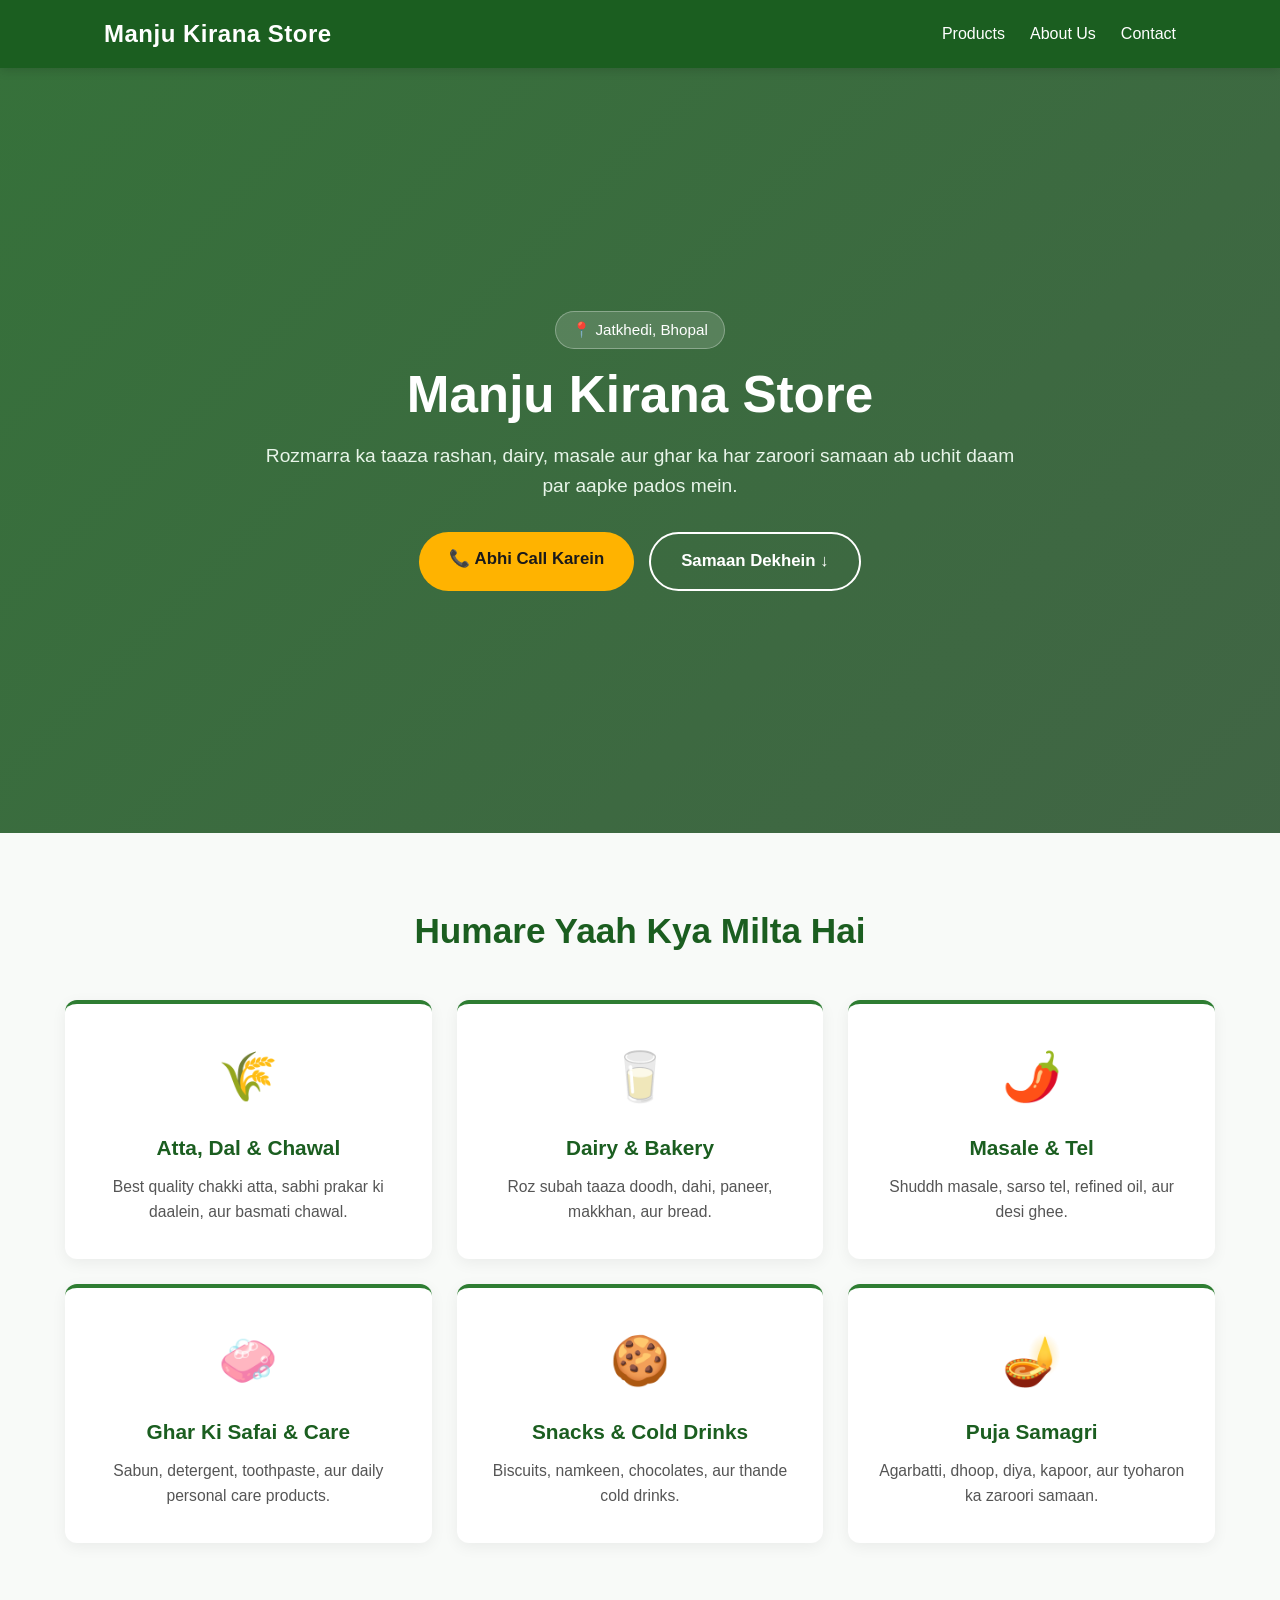
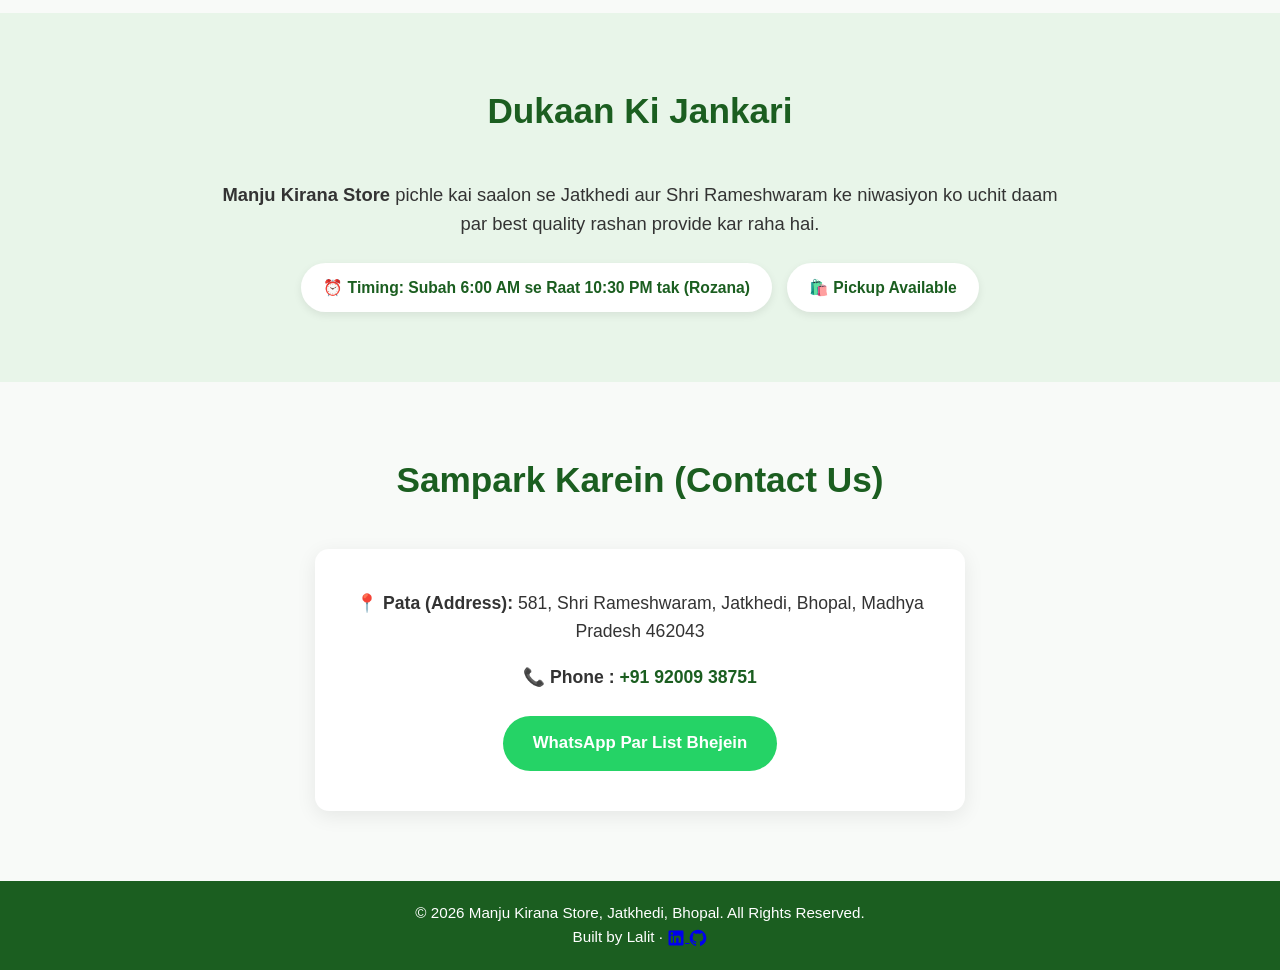
<file: index.html>
<!DOCTYPE html>
<html lang="en">
<head>
    <meta charset="UTF-8">
    <meta name="viewport" content="width=device-width, initial-scale=1.0">
    <title>Manju Kirana Store: A daily essentials store</title>
    <link rel="icon" type="image/webp" href="manjukiranastore.webp">
    <link rel="preload" href="manjukiranastore.css" as="style">
    <link rel="stylesheet" href="manjukiranastore.css">
    <meta name="description" content="Manju Kirana Store, Jatkhedi, Bhopal - Rozmarra ka taaza rashan, atta, dal, dairy products, cold drinks aur puja samagri uchit daam par. Direct WhatsApp order aur home delivery available.">

</head>
<body>
    <header>
        <nav>
            <div class="logo">
                <h1>Manju Kirana Store</h1>
            </div>
            <ul>
                <li><a href="products.html" >Products</a></li>
                <li><a href="about.html" >About Us</a></li>
                <li><a href="contact.html" >Contact</a></li>
            </ul>
        </nav>
    </header>

    <section class="hero-banner" style="min-height: 70vh;
    <section class="hero-banner">
    <div class="hero-overlay">
        <div class="hero-content">
            <span class="store-tag">📍 Jatkhedi, Bhopal</span>
            <h1>Manju Kirana Store</h1>
            <p>Rozmarra ka taaza rashan, dairy, masale aur ghar ka har zaroori samaan ab uchit daam par aapke pados mein.</p>
            
            <div class="hero-buttons">
                <a href="tel:+919200938751" class="btn btn-primary">📞 Abhi Call Karein</a>
                <a href="#categories" class="btn btn-secondary">Samaan Dekhein ↓</a>
            </div>
        </div>
    </div>
</section>
<!-- humare yaah kya milta hai -->
 <section class="categories" id="categories">
    <h2>humare yaah kya milta hai</h2>
    <div class="grid-container">
           <div class="card">
                <div class="icon">🌾</div>
                <h3>Atta, Dal & Chawal</h3>
                <p>Best quality chakki atta, sabhi prakar ki daalein, aur basmati chawal.</p>
            </div>
            <div class="card">
                <div class="icon">🥛</div>
                <h3>Dairy & Bakery</h3>
                <p>Roz subah taaza doodh, dahi, paneer, makkhan, aur bread.</p>
            </div>
            <div class="card">
                <div class="icon">🌶️</div>
                <h3>Masale & Tel</h3>
                <p>Shuddh masale, sarso tel, refined oil, aur desi ghee.</p>
            </div>
            <div class="card">
                <div class="icon">🧼</div>
                <h3>Ghar Ki Safai & Care</h3>
                <p>Sabun, detergent, toothpaste, aur daily personal care products.</p>
            </div>
            <div class="card">
                <div class="icon">🍪</div>
                <h3>Snacks & Cold Drinks</h3>
                <p>Biscuits, namkeen, chocolates, aur thande cold drinks.</p>
            </div>
            <div class="card">
                <div class="icon">🪔</div>
                <h3>Puja Samagri</h3>
                <p>Agarbatti, dhoop, diya, kapoor, aur tyoharon ka zaroori samaan.</p>
            </div>
        </div>
    </section>

 </section>

  <!-- About & Timings Section -->
    <section id="about" class="about">
        <div class="about-box">
            <h2>Dukaan Ki Jankari</h2>
            <p><strong>Manju Kirana Store</strong> pichle kai saalon se Jatkhedi aur Shri Rameshwaram ke niwasiyon ko uchit daam par best quality rashan provide kar raha hai.</p>
            <div class="info-badges">
                <span class="badge">⏰ Timing: Subah 6:00 AM se Raat 10:30 PM tak (Rozana)</span>
                <span class="badge">🛍️ Pickup Available</span>
            </div>
        </div>
    </section>


    <!-- Contact & Location Section -->
    <section id="contact" class="contact">
        <h2>Sampark Karein (Contact Us)</h2>
        <div class="contact-card">
            <p><strong>📍 Pata (Address):</strong> 581, Shri Rameshwaram, Jatkhedi, Bhopal, Madhya Pradesh 462043</p>
            <p><strong>📞 Phone :</strong> <a href="tel:+919200938751">+91 92009 38751</a></p>
            <div class="action-buttons">
                <a href="https://wa.me/919200938751" target="_blank" class="btn whatsapp-btn">WhatsApp Par List Bhejein</a>
            </div>
        </div>
    </section>

    </main>

     <!-- Footer -->
    <footer>
        <p>&copy; 2026 Manju Kirana Store, Jatkhedi, Bhopal. All Rights Reserved.</p>
        <p>Built by Lalit ·
            <a href="https://www.linkedin.com/in/thelalitpatel25" target="_blank" rel="noopener noreferrer" aria-label="Lalit on LinkedIn" title="LinkedIn">
                <svg aria-hidden="true" viewBox="0 0 24 24" width="18" height="18" style="vertical-align: middle; fill: currentColor;"><path d="M20.45 2H3.55C2.69 2 2 2.68 2 3.52v16.96c0 .84.69 1.52 1.55 1.52h16.9c.86 0 1.55-.68 1.55-1.52V3.52c0-.84-.69-1.52-1.55-1.52ZM7.93 18.34H4.96V9.01h2.97v9.33ZM6.45 7.73a1.72 1.72 0 1 1 0-3.44 1.72 1.72 0 0 1 0 3.44Zm12 10.61h-2.97v-4.54c0-1.08-.02-2.47-1.51-2.47-1.51 0-1.74 1.18-1.74 2.39v4.62H9.26V9.01h2.85v1.27h.04c.4-.75 1.37-1.53 2.82-1.53 3.01 0 3.57 1.98 3.57 4.55v5.04Z"/></svg>
            </a>
            <a href="https://github.com/Lalit2506" target="_blank" rel="noopener noreferrer" aria-label="Lalit on GitHub" title="GitHub">
                <svg aria-hidden="true" viewBox="0 0 24 24" width="18" height="18" style="vertical-align: middle; fill: currentColor;"><path d="M12 .9a11.1 11.1 0 0 0-3.51 21.63c.56.1.76-.24.76-.54v-2.08c-3.1.67-3.76-1.31-3.76-1.31-.51-1.29-1.24-1.63-1.24-1.63-1.01-.69.08-.68.08-.68 1.12.08 1.71 1.15 1.71 1.15 1 1.71 2.62 1.22 3.26.93.1-.72.39-1.22.71-1.5-2.48-.28-5.09-1.24-5.09-5.52 0-1.22.44-2.22 1.15-3-.12-.28-.5-1.42.11-2.96 0 0 .94-.3 3.05 1.14a10.6 10.6 0 0 1 5.55 0c2.11-1.44 3.04-1.14 3.04-1.14.61 1.54.23 2.68.12 2.96.72.78 1.15 1.78 1.15 3 0 4.29-2.62 5.24-5.11 5.52.4.35.76 1.02.76 2.06v3.06c0 .3.2.65.77.54A11.1 11.1 0 0 0 12 .9Z"/></svg>
            </a>
        </p>
    </footer>


    
</body>
</html>
</file>
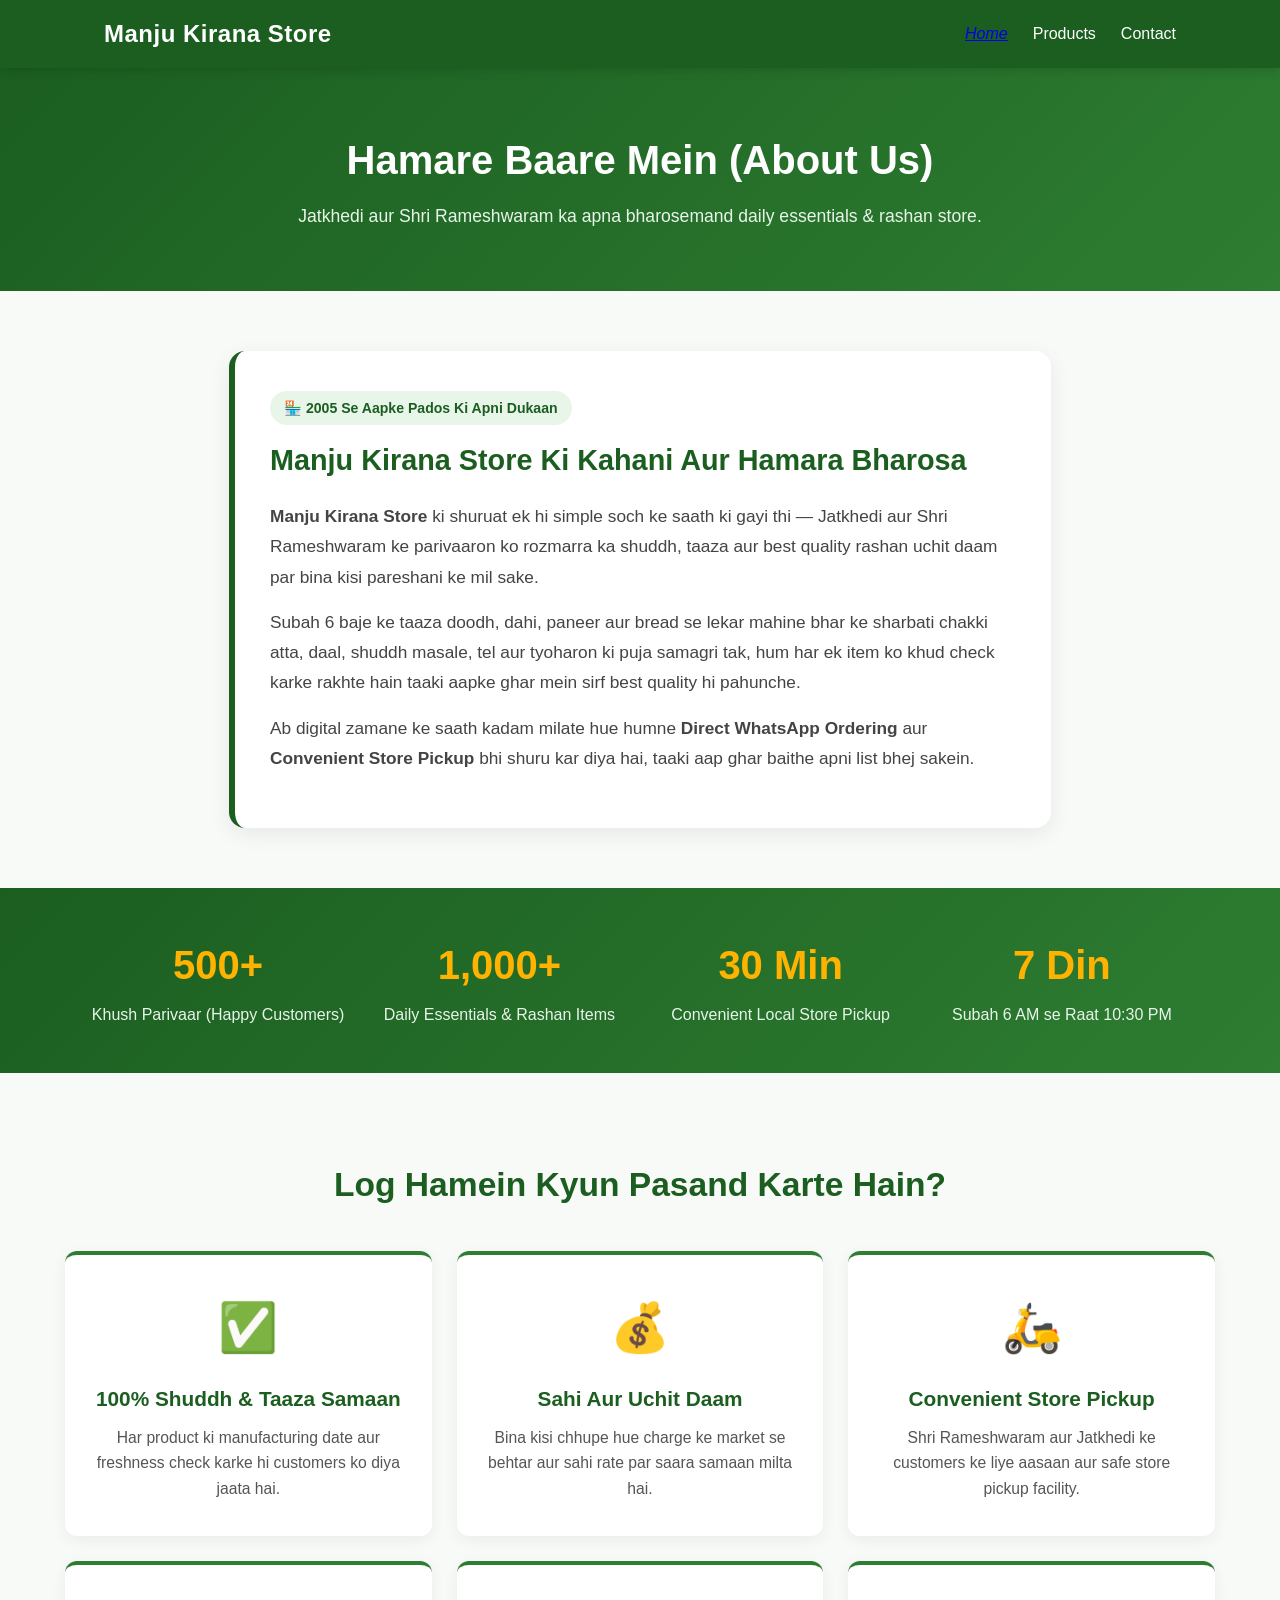
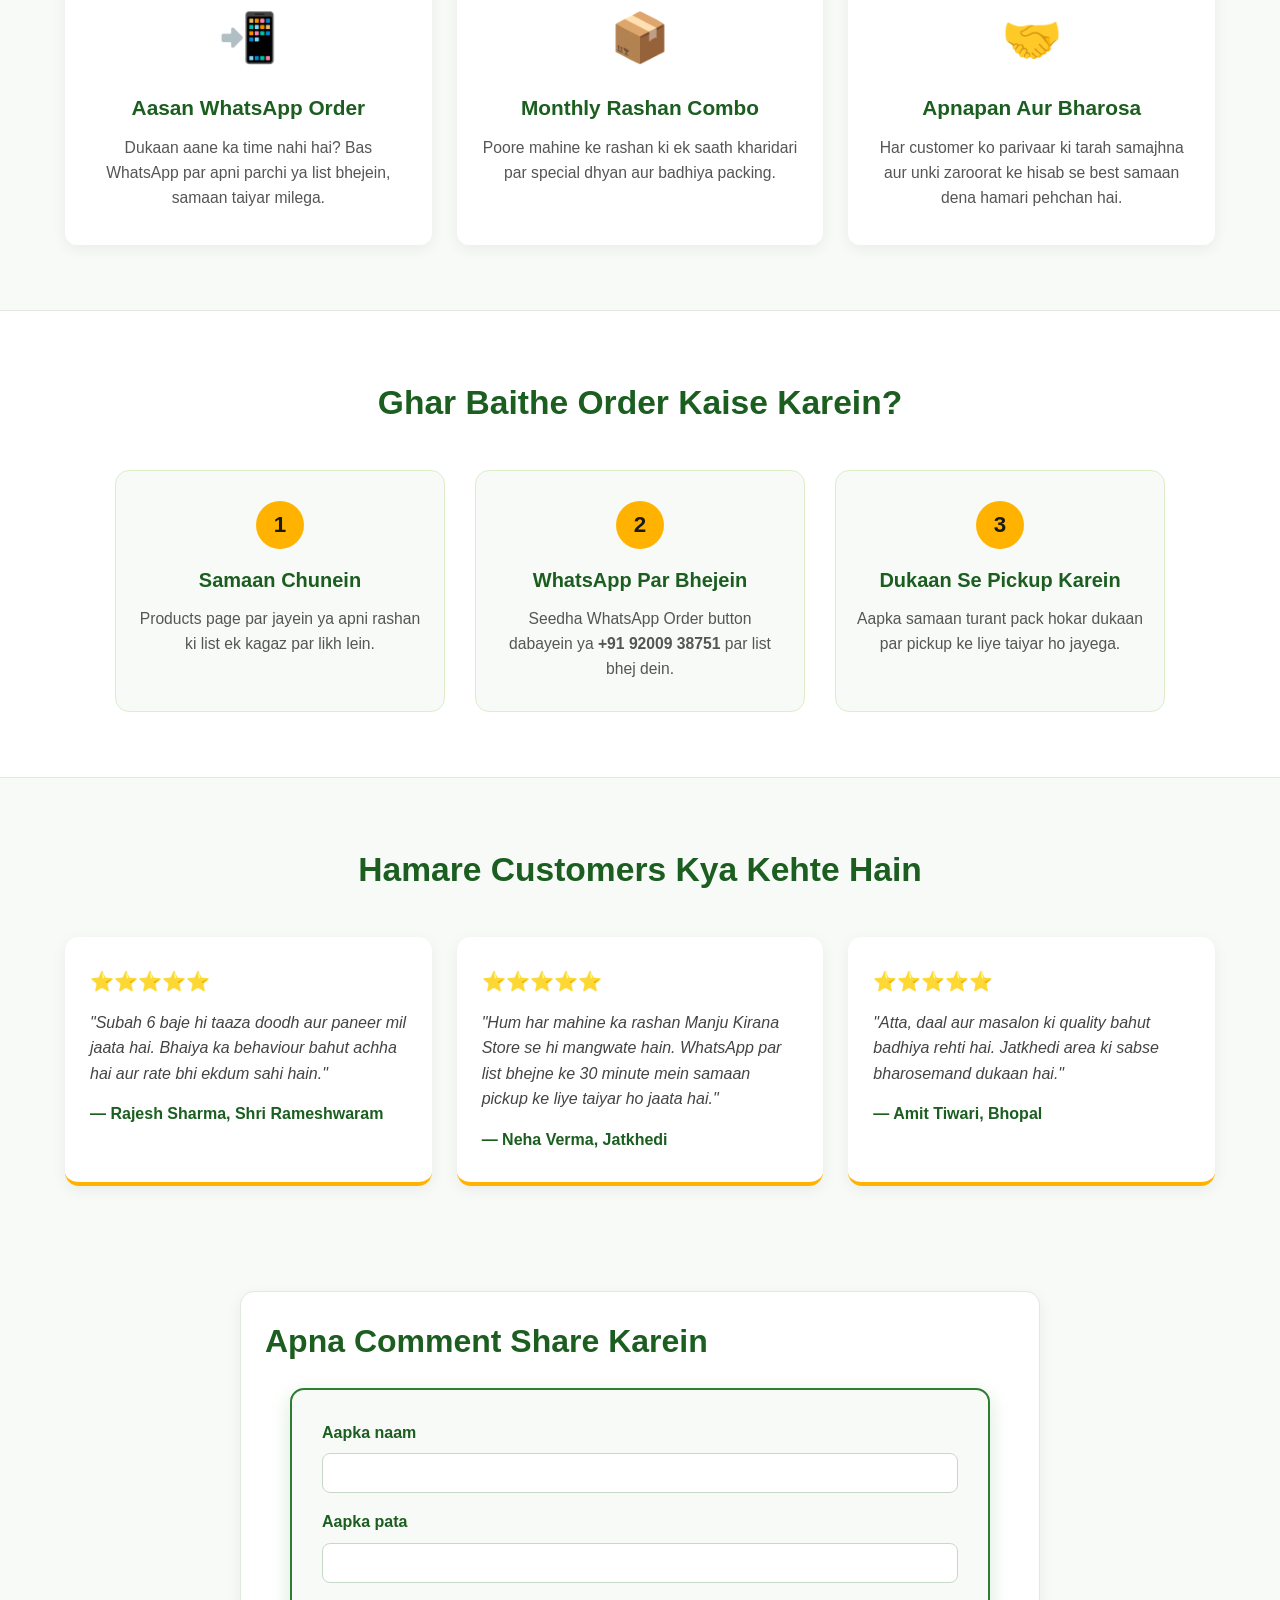
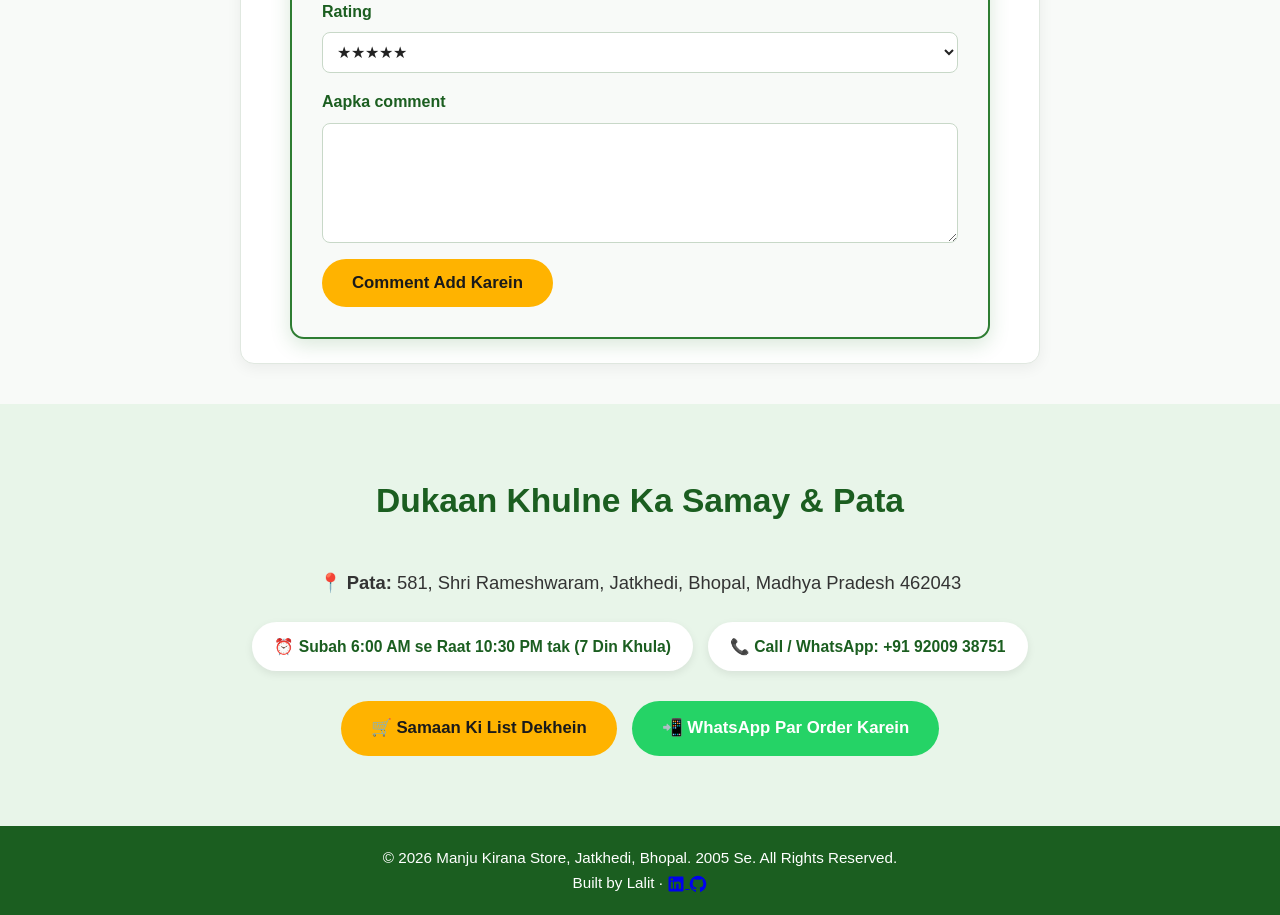
<file: about.html>
<!DOCTYPE html>
<html lang="en">
<head>
    <meta charset="UTF-8">
    <meta name="viewport" content="width=device-width, initial-scale=1.0">
    <title>About Us - Manju Kirana Store</title>
    <link rel="stylesheet" href="about.css">
    <meta name="description" content="Manju Kirana Store, Jatkhedi, Bhopal - Rozmarra ka taaza rashan, atta, dal, dairy products, cold drinks aur puja samagri uchit daam par. Direct WhatsApp order aur store pickup available.">
    <link rel="icon" type="image/webp" href="manjukiranastore.webp">
</head>
<body>

    <!-- Header (Home, Products, Contact with target="_blank") -->
    <header>
        <nav>
            <div class="logo">
                <h1>Manju Kirana Store</h1>
            </div>
            <ul>
                <i><a href="index.html" >Home</a></i>
                <li><a href="products.html" >Products</a></li>
                <li><a href="contact.html" >Contact</a></li>
            </ul>
        </nav>
    </header>

    <main>
        <!-- Top Banner -->
        <section class="page-header">
            <h2>Hamare Baare Mein (About Us)</h2>
            <p>Jatkhedi aur Shri Rameshwaram ka apna bharosemand daily essentials & rashan store.</p>
        </section>

        <!-- Section 1: Store Story & Vision -->
        <section class="about-story">
            <div class="story-container">
                <span class="story-badge">🏪 2005 Se Aapke Pados Ki Apni Dukaan</span>
                <h3>Manju Kirana Store Ki Kahani Aur Hamara Bharosa</h3>
                <p><strong>Manju Kirana Store</strong> ki shuruat ek hi simple soch ke saath ki gayi thi — Jatkhedi aur Shri Rameshwaram ke parivaaron ko rozmarra ka shuddh, taaza aur best quality rashan uchit daam par bina kisi pareshani ke mil sake.</p>
                <p>Subah 6 baje ke taaza doodh, dahi, paneer aur bread se lekar mahine bhar ke sharbati chakki atta, daal, shuddh masale, tel aur tyoharon ki puja samagri tak, hum har ek item ko khud check karke rakhte hain taaki aapke ghar mein sirf best quality hi pahunche.</p>
                <p>Ab digital zamane ke saath kadam milate hue humne <strong>Direct WhatsApp Ordering</strong> aur <strong>Convenient Store Pickup</strong> bhi shuru kar diya hai, taaki aap ghar baithe apni list bhej sakein.</p>
            </div>
        </section>

        <!-- Section 2: Store Stats / Highlights Strip -->
        <section class="stats-strip">
            <div class="stats-grid">
                <div class="stat-item">
                    <h3>500+</h3>
                    <p>Khush Parivaar (Happy Customers)</p>
                </div>
                <div class="stat-item">
                    <h3>1,000+</h3>
                    <p>Daily Essentials & Rashan Items</p>
                </div>
                <div class="stat-item">
                    <h3>30 Min</h3>
                    <p>Convenient Local Store Pickup</p>
                </div>
                <div class="stat-item">
                    <h3>7 Din</h3>
                    <p>Subah 6 AM se Raat 10:30 PM</p>
                </div>
            </div>
        </section>

        <!-- Section 3: Why Choose Us (6 Cards Grid) -->
        <section class="why-us">
            <h2>Log Hamein Kyun Pasand Karte Hain?</h2>
            <div class="grid-container">
                <div class="card">
                    <div class="icon">✅</div>
                    <h3>100% Shuddh & Taaza Samaan</h3>
                    <p>Har product ki manufacturing date aur freshness check karke hi customers ko diya jaata hai.</p>
                </div>

                <div class="card">
                    <div class="icon">💰</div>
                    <h3>Sahi Aur Uchit Daam</h3>
                    <p>Bina kisi chhupe hue charge ke market se behtar aur sahi rate par saara samaan milta hai.</p>
                </div>

                <div class="card">
                    <div class="icon">🛵</div>
                    <h3>Convenient Store Pickup</h3>
                    <p>Shri Rameshwaram aur Jatkhedi ke customers ke liye aasaan aur safe store pickup facility.</p>
                </div>

                <div class="card">
                    <div class="icon">📲</div>
                    <h3>Aasan WhatsApp Order</h3>
                    <p>Dukaan aane ka time nahi hai? Bas WhatsApp par apni parchi ya list bhejein, samaan taiyar milega.</p>
                </div>

                <div class="card">
                    <div class="icon">📦</div>
                    <h3>Monthly Rashan Combo</h3>
                    <p>Poore mahine ke rashan ki ek saath kharidari par special dhyan aur badhiya packing.</p>
                </div>

                <div class="card">
                    <div class="icon">🤝</div>
                    <h3>Apnapan Aur Bharosa</h3>
                    <p>Har customer ko parivaar ki tarah samajhna aur unki zaroorat ke hisab se best samaan dena hamari pehchan hai.</p>
                </div>
            </div>
        </section>

        <!-- Section 4: Order Kaise Karein (3 Simple Steps) -->
        <section class="how-it-works">
            <h2>Ghar Baithe Order Kaise Karein?</h2>
            <div class="steps-grid">
                <div class="step-card">
                    <span class="step-number">1</span>
                    <h4>Samaan Chunein</h4>
                    <p>Products page par jayein ya apni rashan ki list ek kagaz par likh lein.</p>
                </div>
                <div class="step-card">
                    <span class="step-number">2</span>
                    <h4>WhatsApp Par Bhejein</h4>
                    <p>Seedha WhatsApp Order button dabayein ya <strong>+91 92009 38751</strong> par list bhej dein.</p>
                </div>
                <div class="step-card">
                    <span class="step-number">3</span>
                    <h4>Dukaan Se Pickup Karein</h4>
                    <p>Aapka samaan turant pack hokar dukaan par pickup ke liye taiyar ho jayega.</p>
                </div>
            </div>
        </section>

        <!-- Section 5: Customer Reviews -->
        <section class="reviews-section">
            <h2>Hamare Customers Kya Kehte Hain</h2>
            <div class="grid-container" id="customer-reviews" aria-live="polite">
                <div class="review-card">
                    <div class="stars">⭐⭐⭐⭐⭐</div>
                    <p>"Subah 6 baje hi taaza doodh aur paneer mil jaata hai. Bhaiya ka behaviour bahut achha hai aur rate bhi ekdum sahi hain."</p>
                    <h4>— Rajesh Sharma, Shri Rameshwaram</h4>
                </div>
                <div class="review-card">
                    <div class="stars">⭐⭐⭐⭐⭐</div>
                    <p>"Hum har mahine ka rashan Manju Kirana Store se hi mangwate hain. WhatsApp par list bhejne ke 30 minute mein samaan pickup ke liye taiyar ho jaata hai."</p>
                    <h4>— Neha Verma, Jatkhedi</h4>
                </div>
                <div class="review-card">
                    <div class="stars">⭐⭐⭐⭐⭐</div>
                    <p>"Atta, daal aur masalon ki quality bahut badhiya rehti hai. Jatkhedi area ki sabse bharosemand dukaan hai."</p>
                    <h4>— Amit Tiwari, Bhopal</h4>
                </div>
            </div>
        </section>

        <!-- Customer comment form -->
        <section class="customer-comments" aria-labelledby="comments-heading" style="max-width: 800px; margin: 40px auto; padding: 24px;">
            <h2 id="comments-heading">Apna Comment Share Karein</h2>
            <form id="comment-form">
                <label for="comment-name">Aapka naam</label>
                <input id="comment-name" name="name" type="text" maxlength="60" required style="display: block; width: 100%; box-sizing: border-box; margin: 8px 0 16px; padding: 10px;">

                <label for="comment-address">Aapka pata</label>
                <input id="comment-address" name="address" type="text" maxlength="200" required style="display: block; width: 100%; box-sizing: border-box; margin: 8px 0 16px; padding: 10px;">

                <label for="comment-rating">Rating</label>
                <select id="comment-rating" name="rating" required style="display: block; margin: 8px 0 16px; padding: 10px;">
                    <option value="5">★★★★★</option>
                    <option value="4">★★★★☆</option>
                    <option value="3">★★★☆☆</option>
                    <option value="2">★★☆☆☆</option>
                    <option value="1">★☆☆☆☆</option>
                </select>

                <label for="comment-text">Aapka comment</label>
                <textarea id="comment-text" name="comment" rows="4" maxlength="500" required style="display: block; width: 100%; box-sizing: border-box; margin: 8px 0 16px; padding: 10px;"></textarea>
                <button type="submit" class="btn btn-primary">Comment Add Karein</button>
            </form>
        </section>

        <script>
            const commentsStorageKey = 'manju-kirana-store-comments';
            const submittedComments = document.getElementById('customer-reviews');

            function addCommentCard(name, address, rating, comment) {
                const card = document.createElement('article');
                card.className = 'review-card';
                const stars = document.createElement('div');
                stars.className = 'stars';
                stars.textContent = '★'.repeat(rating) + '☆'.repeat(5 - rating);
                const message = document.createElement('p');
                message.textContent = comment;
                const author = document.createElement('h4');
                author.textContent = '— ' + name + (address ? ', ' + address : '');
                card.append(stars, message, author);
                submittedComments.prepend(card);
            }

            try {
                const savedComments = JSON.parse(localStorage.getItem(commentsStorageKey) || '[]');
                if (Array.isArray(savedComments)) {
                    savedComments.slice().reverse().forEach(function (savedComment) {
                        if (savedComment && typeof savedComment.name === 'string' &&
                            typeof savedComment.comment === 'string' &&
                            Number.isInteger(savedComment.rating) && savedComment.rating >= 1 && savedComment.rating <= 5) {
                            addCommentCard(savedComment.name, typeof savedComment.address === 'string' ? savedComment.address : '', savedComment.rating, savedComment.comment);
                        }
                    });
                }
            } catch (error) {
                localStorage.removeItem(commentsStorageKey);
            }

            document.getElementById('comment-form').addEventListener('submit', function (event) {
                event.preventDefault();
                const name = document.getElementById('comment-name').value.trim();
                const address = document.getElementById('comment-address').value.trim();
                const rating = Number(document.getElementById('comment-rating').value);
                const comment = document.getElementById('comment-text').value.trim();
                if (!name || !address || !comment) return;

                addCommentCard(name, address, rating, comment);
                try {
                    const savedComments = JSON.parse(localStorage.getItem(commentsStorageKey) || '[]');
                    savedComments.push({ name: name, address: address, rating: rating, comment: comment });
                    localStorage.setItem(commentsStorageKey, JSON.stringify(savedComments));
                } catch (error) {
                    // Keep the comment visible if browser storage is unavailable.
                }
                this.reset();
            });
        </script>

        <!-- Section 6: Timings & Call to Action -->
        <section class="about">
            <div class="about-box">
                <h2>Dukaan Khulne Ka Samay & Pata</h2>
                <p><strong>📍 Pata:</strong> 581, Shri Rameshwaram, Jatkhedi, Bhopal, Madhya Pradesh 462043</p>
                <div class="info-badges">
                    <span class="badge">⏰ Subah 6:00 AM se Raat 10:30 PM tak (7 Din Khula)</span>
                    <span class="badge">📞 Call / WhatsApp: +91 92009 38751</span>
                </div>
                <div class="action-buttons" style="display: flex; gap: 15px; justify-content: center; flex-wrap: wrap;">
                    <a href="products.html" target="_blank" class="btn btn-primary">🛒 Samaan Ki List Dekhein</a>
                    <a href="https://wa.me/919200938751" target="_blank" class="btn whatsapp-btn">📲 WhatsApp Par Order Karein</a>
                </div>
            </div>
        </section>
    </main>

    <!-- Footer -->
    <footer>
        <p>&copy; 2026 Manju Kirana Store, Jatkhedi, Bhopal. 2005 Se. All Rights Reserved.</p>
        <p>Built by Lalit ·
            <a href="https://www.linkedin.com/in/thelalitpatel25" target="_blank" rel="noopener noreferrer" aria-label="Lalit on LinkedIn" title="LinkedIn">
                <svg aria-hidden="true" viewBox="0 0 24 24" width="18" height="18" style="vertical-align: middle; fill: currentColor;"><path d="M20.45 2H3.55C2.69 2 2 2.68 2 3.52v16.96c0 .84.69 1.52 1.55 1.52h16.9c.86 0 1.55-.68 1.55-1.52V3.52c0-.84-.69-1.52-1.55-1.52ZM7.93 18.34H4.96V9.01h2.97v9.33ZM6.45 7.73a1.72 1.72 0 1 1 0-3.44 1.72 1.72 0 0 1 0 3.44Zm12 10.61h-2.97v-4.54c0-1.08-.02-2.47-1.51-2.47-1.51 0-1.74 1.18-1.74 2.39v4.62H9.26V9.01h2.85v1.27h.04c.4-.75 1.37-1.53 2.82-1.53 3.01 0 3.57 1.98 3.57 4.55v5.04Z"/></svg>
            </a>
            <a href="https://github.com/Lalit2506" target="_blank" rel="noopener noreferrer" aria-label="Lalit on GitHub" title="GitHub">
                <svg aria-hidden="true" viewBox="0 0 24 24" width="18" height="18" style="vertical-align: middle; fill: currentColor;"><path d="M12 .9a11.1 11.1 0 0 0-3.51 21.63c.56.1.76-.24.76-.54v-2.08c-3.1.67-3.76-1.31-3.76-1.31-.51-1.29-1.24-1.63-1.24-1.63-1.01-.69.08-.68.08-.68 1.12.08 1.71 1.15 1.71 1.15 1 1.71 2.62 1.22 3.26.93.1-.72.39-1.22.71-1.5-2.48-.28-5.09-1.24-5.09-5.52 0-1.22.44-2.22 1.15-3-.12-.28-.5-1.42.11-2.96 0 0 .94-.3 3.05 1.14a10.6 10.6 0 0 1 5.55 0c2.11-1.44 3.04-1.14 3.04-1.14.61 1.54.23 2.68.12 2.96.72.78 1.15 1.78 1.15 3 0 4.29-2.62 5.24-5.11 5.52.4.35.76 1.02.76 2.06v3.06c0 .3.2.65.77.54A11.1 11.1 0 0 0 12 .9Z"/></svg>
            </a>
        </p>
    </footer>

</body>
</html>
</file>
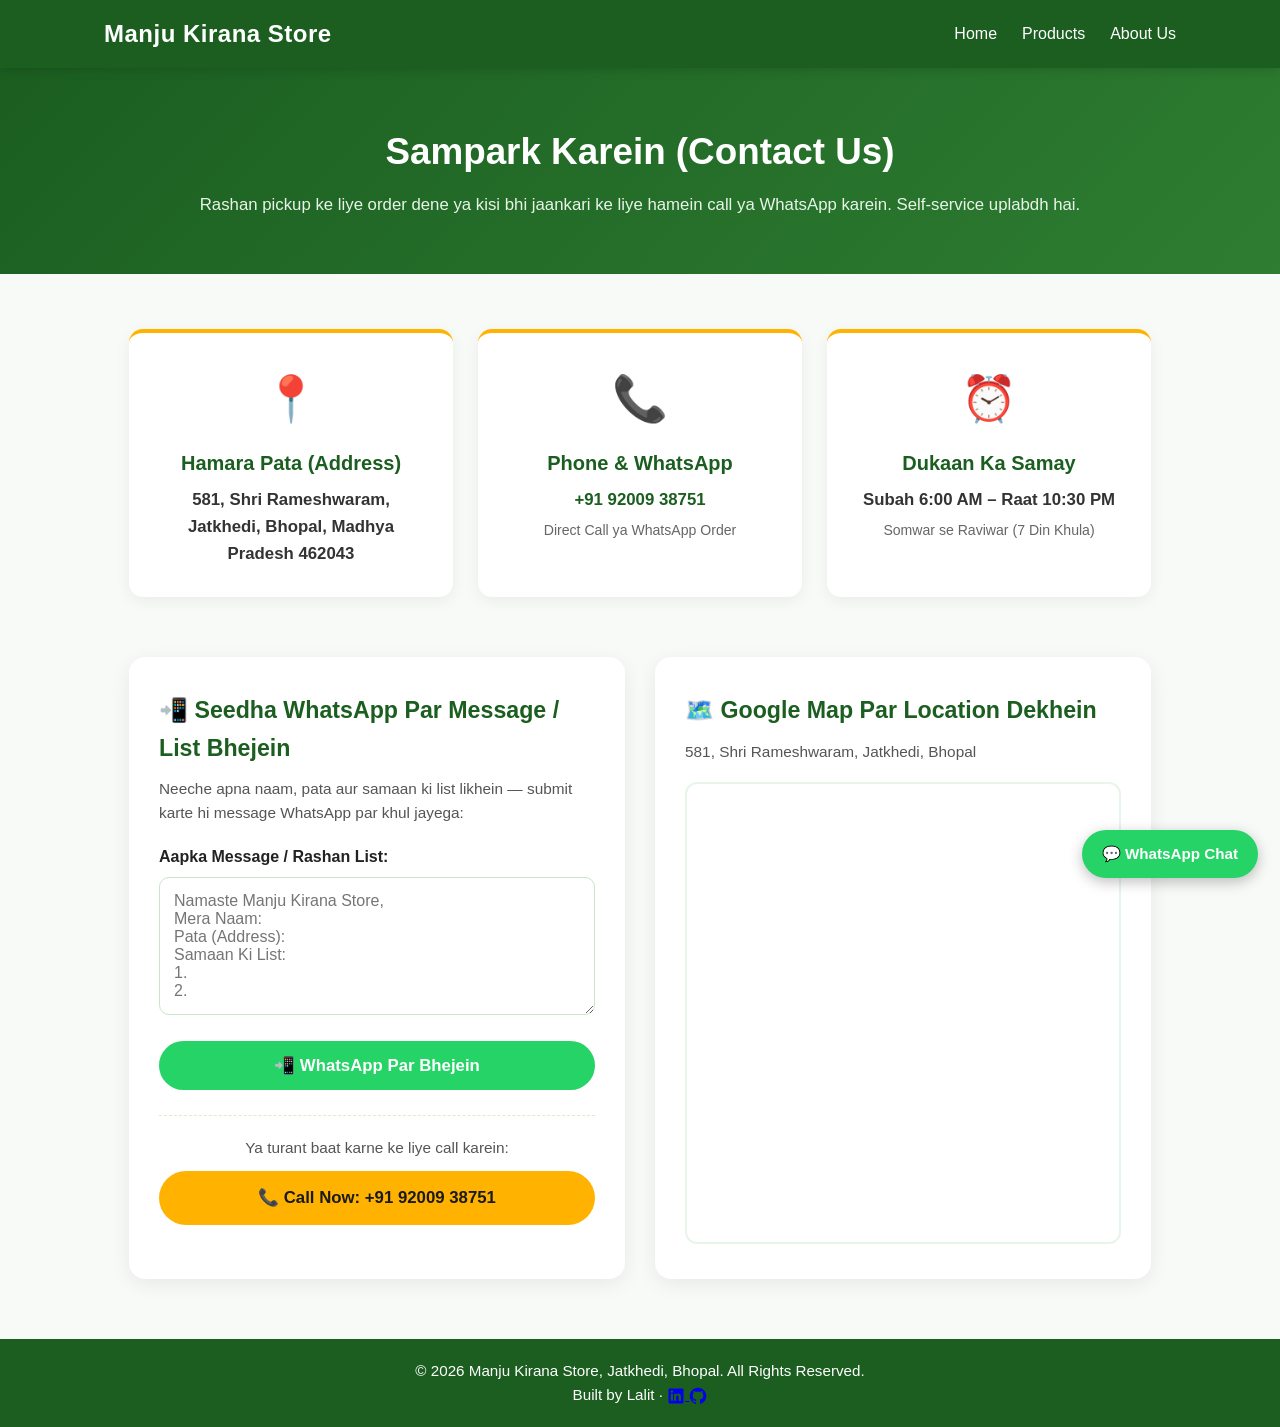
<file: contact.html>
<!DOCTYPE html>
<html lang="en">
<head>
    <meta charset="UTF-8">
    <meta name="viewport" content="width=device-width, initial-scale=1.0">
    <title>Contact Us - Manju Kirana Store</title>
    <link rel="stylesheet" href="contact.css">
    <meta name="description" content="Manju Kirana Store, Jatkhedi, Bhopal - Rozmarra ka taaza rashan, atta, dal, dairy products, cold drinks aur puja samagri uchit daam par. Direct WhatsApp order, ready for pickup, self-service available.">
    <link rel="icon" type="image/webp" href="manjukiranastore.webp">

</head>
<body>

    <!-- Header (Home, Products, About Us with target="_blank") -->
    <header>
        <nav>
            <div class="logo">
                <h1>Manju Kirana Store</h1>
            </div>
            <ul>
                <li><a href="index.html" >Home</a></li>
                <li><a href="products.html" >Products</a></li>
                <li><a href="about.html" >About Us</a></li>
            </ul>
        </nav>
    </header>

    <main>
        <!-- Page Top Banner -->
        <section class="page-header">
            <h2>Sampark Karein (Contact Us)</h2>
            <p>Rashan pickup ke liye order dene ya kisi bhi jaankari ke liye hamein call ya WhatsApp karein. Self-service uplabdh hai.</p>
        </section>

        <!-- Contact Details Cards -->
        <section class="contact-info-section">
            <div class="info-grid">
                <div class="info-card">
                    <div class="icon">📍</div>
                    <h3>Hamara Pata (Address)</h3>
                    <p>581, Shri Rameshwaram, Jatkhedi, Bhopal, Madhya Pradesh 462043</p>
                </div>

                <div class="info-card">
                    <div class="icon">📞</div>
                    <h3>Phone & WhatsApp</h3>
                    <p><a href="tel:+919200938751">+91 92009 38751</a></p>
                    <span class="sub-text">Direct Call ya WhatsApp Order</span>
                </div>

                <div class="info-card">
                    <div class="icon">⏰</div>
                    <h3>Dukaan Ka Samay</h3>
                    <p>Subah 6:00 AM – Raat 10:30 PM</p>
                    <span class="sub-text">Somwar se Raviwar (7 Din Khula)</span>
                </div>
            </div>
        </section>

        <!-- Two Column Section: WhatsApp Form & Google Map -->
        <section class="contact-main-section">
            <div class="contact-wrapper">
                
                <!-- Left Side: Pure HTML Direct WhatsApp Message Box -->
                <div class="form-box">
                    <h3>📲 Seedha WhatsApp Par Message / List Bhejein</h3>
                    <p>Neeche apna naam, pata aur samaan ki list likhein — submit karte hi message WhatsApp par khul jayega:</p>
                    
                    <form action="https://wa.me/919200938751" method="get" target="_blank">
                        <label for="order-msg">Aapka Message / Rashan List:</label>
                        <textarea id="order-msg" name="text" rows="6" required placeholder="Namaste Manju Kirana Store,&#10;Mera Naam: &#10;Pata (Address): &#10;Samaan Ki List: &#10;1. &#10;2. "></textarea>
                        
                        <button type="submit" class="btn whatsapp-btn">📲 WhatsApp Par Bhejein</button>
                    </form>

                    <div class="quick-call-box">
                        <p>Ya turant baat karne ke liye call karein:</p>
                        <a href="tel:+919200938751" class="btn call-btn">📞 Call Now: +91 92009 38751</a>
                    </div>
                </div>

                <!-- Right Side: Embedded Google Map -->
                <div class="map-box">
                    <h3>🗺️ Google Map Par Location Dekhein</h3>
                    <p>581, Shri Rameshwaram, Jatkhedi, Bhopal</p>
                    <div class="map-container">
                        <iframe src="https://www.google.com/maps/embed?pb=!1m18!1m12!1m3!1d3667.7608083091095!2d77.47348077509643!3d23.178928479064783!2m3!1f0!2f0!3f0!3m2!1i1024!2i768!4f13.1!3m3!1m2!1s0x397c41f8b216eb11%3A0x669d5a316e80a302!2sManju%20kirana%20store!5e0!3m2!1sen!2sin!4v1795589025565!5m2!1sen!2sin" width="600" height="450" style="border:0;" allowfullscreen="" loading="lazy" referrerpolicy="strict-origin-when-cross-origin"></iframe>

                        
                    </div>
                </div>

            </div>
        </section>
    </main>

    <!-- Floating WhatsApp Button -->
    <a href="https://wa.me/919200938751?text=Namaste%20Manju%20Kirana%20Store%2C%20mujhe%20samaan%20order%20karna%20hai." target="_blank" rel="noopener noreferrer" class="floating-wa">
        💬 WhatsApp Chat
    </a>

    <!-- Footer -->
    <footer>
        <p>&copy; 2026 Manju Kirana Store, Jatkhedi, Bhopal. All Rights Reserved.</p>
        <p>Built by Lalit ·
            <a href="https://www.linkedin.com/in/thelalitpatel25" target="_blank" rel="noopener noreferrer" aria-label="Lalit on LinkedIn" title="LinkedIn">
                <svg aria-hidden="true" viewBox="0 0 24 24" width="18" height="18" style="vertical-align: middle; fill: currentColor;"><path d="M20.45 2H3.55C2.69 2 2 2.68 2 3.52v16.96c0 .84.69 1.52 1.55 1.52h16.9c.86 0 1.55-.68 1.55-1.52V3.52c0-.84-.69-1.52-1.55-1.52ZM7.93 18.34H4.96V9.01h2.97v9.33ZM6.45 7.73a1.72 1.72 0 1 1 0-3.44 1.72 1.72 0 0 1 0 3.44Zm12 10.61h-2.97v-4.54c0-1.08-.02-2.47-1.51-2.47-1.51 0-1.74 1.18-1.74 2.39v4.62H9.26V9.01h2.85v1.27h.04c.4-.75 1.37-1.53 2.82-1.53 3.01 0 3.57 1.98 3.57 4.55v5.04Z"/></svg>
            </a>
            <a href="https://github.com/Lalit2506" target="_blank" rel="noopener noreferrer" aria-label="Lalit on GitHub" title="GitHub">
                <svg aria-hidden="true" viewBox="0 0 24 24" width="18" height="18" style="vertical-align: middle; fill: currentColor;"><path d="M12 .9a11.1 11.1 0 0 0-3.51 21.63c.56.1.76-.24.76-.54v-2.08c-3.1.67-3.76-1.31-3.76-1.31-.51-1.29-1.24-1.63-1.24-1.63-1.01-.69.08-.68.08-.68 1.12.08 1.71 1.15 1.71 1.15 1 1.71 2.62 1.22 3.26.93.1-.72.39-1.22.71-1.5-2.48-.28-5.09-1.24-5.09-5.52 0-1.22.44-2.22 1.15-3-.12-.28-.5-1.42.11-2.96 0 0 .94-.3 3.05 1.14a10.6 10.6 0 0 1 5.55 0c2.11-1.44 3.04-1.14 3.04-1.14.61 1.54.23 2.68.12 2.96.72.78 1.15 1.78 1.15 3 0 4.29-2.62 5.24-5.11 5.52.4.35.76 1.02.76 2.06v3.06c0 .3.2.65.77.54A11.1 11.1 0 0 0 12 .9Z"/></svg>
            </a>
        </p>
    </footer>

</body>
</html>
</file>
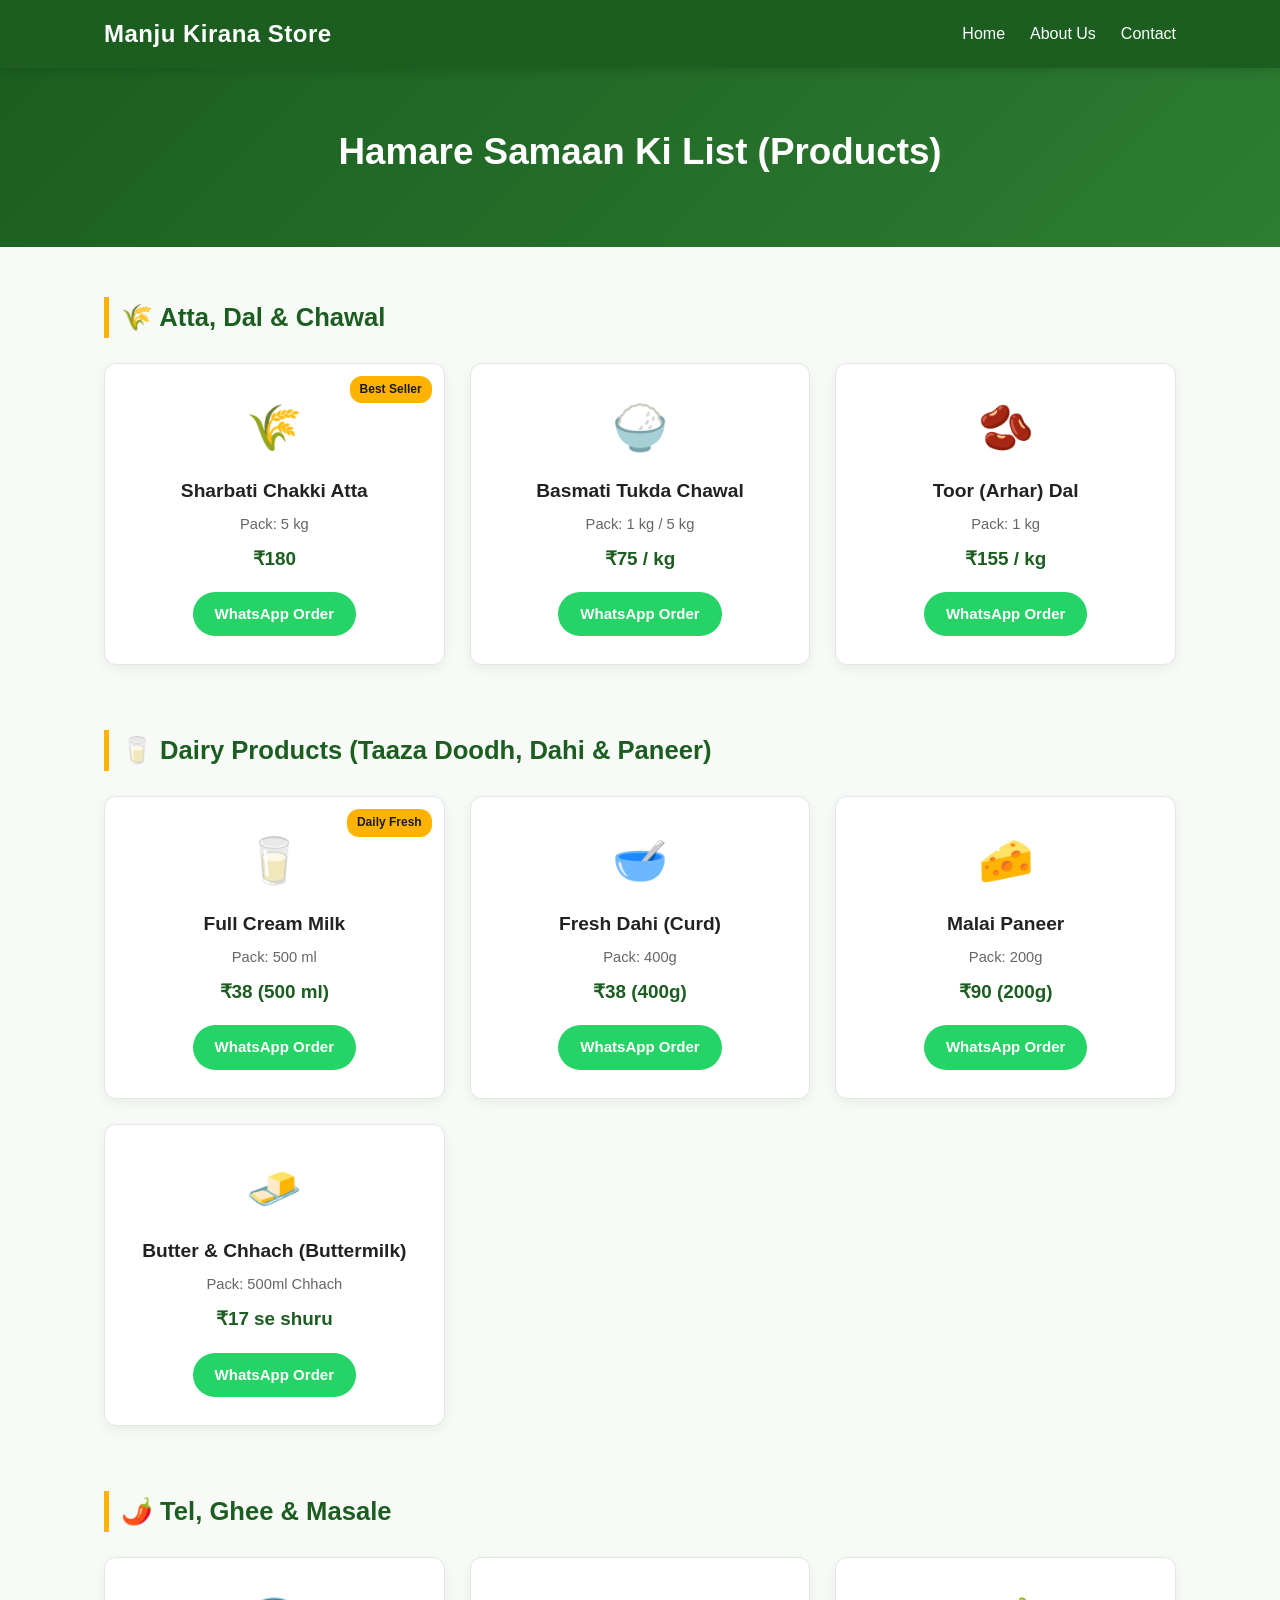
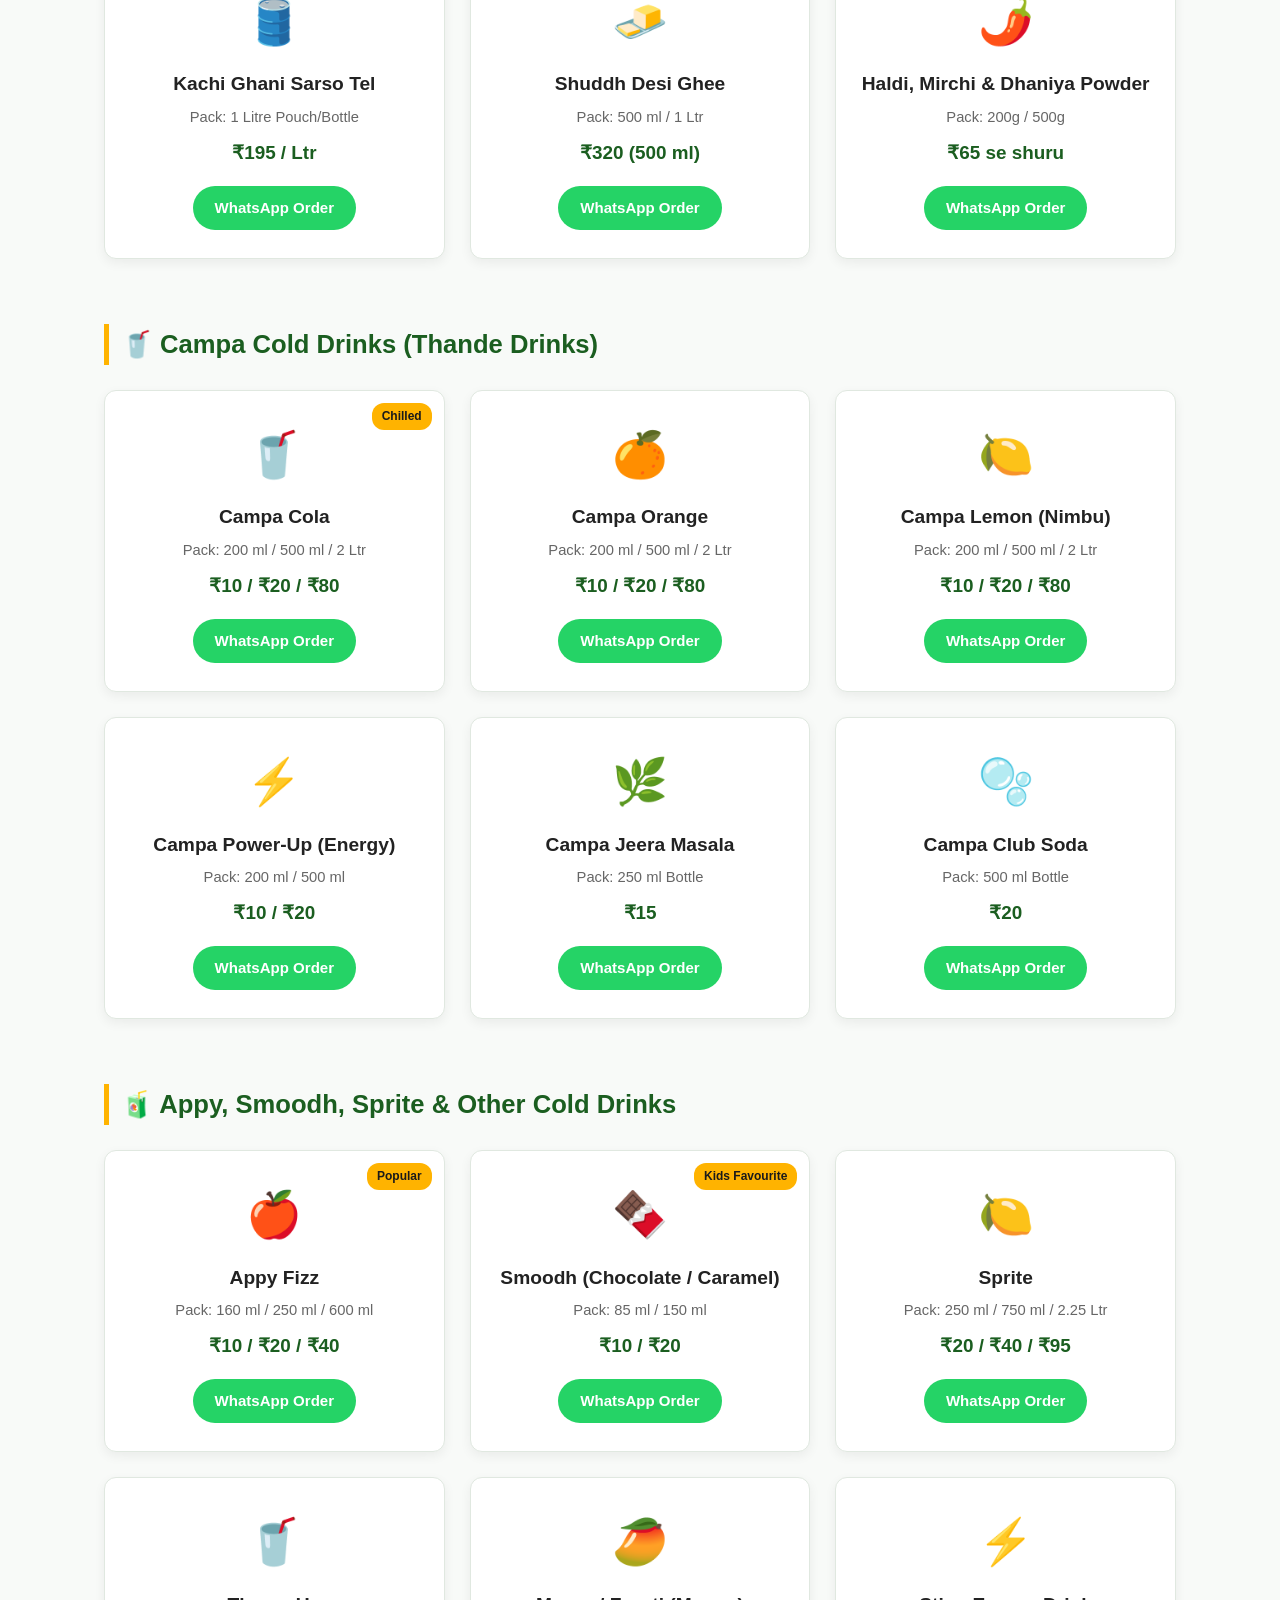
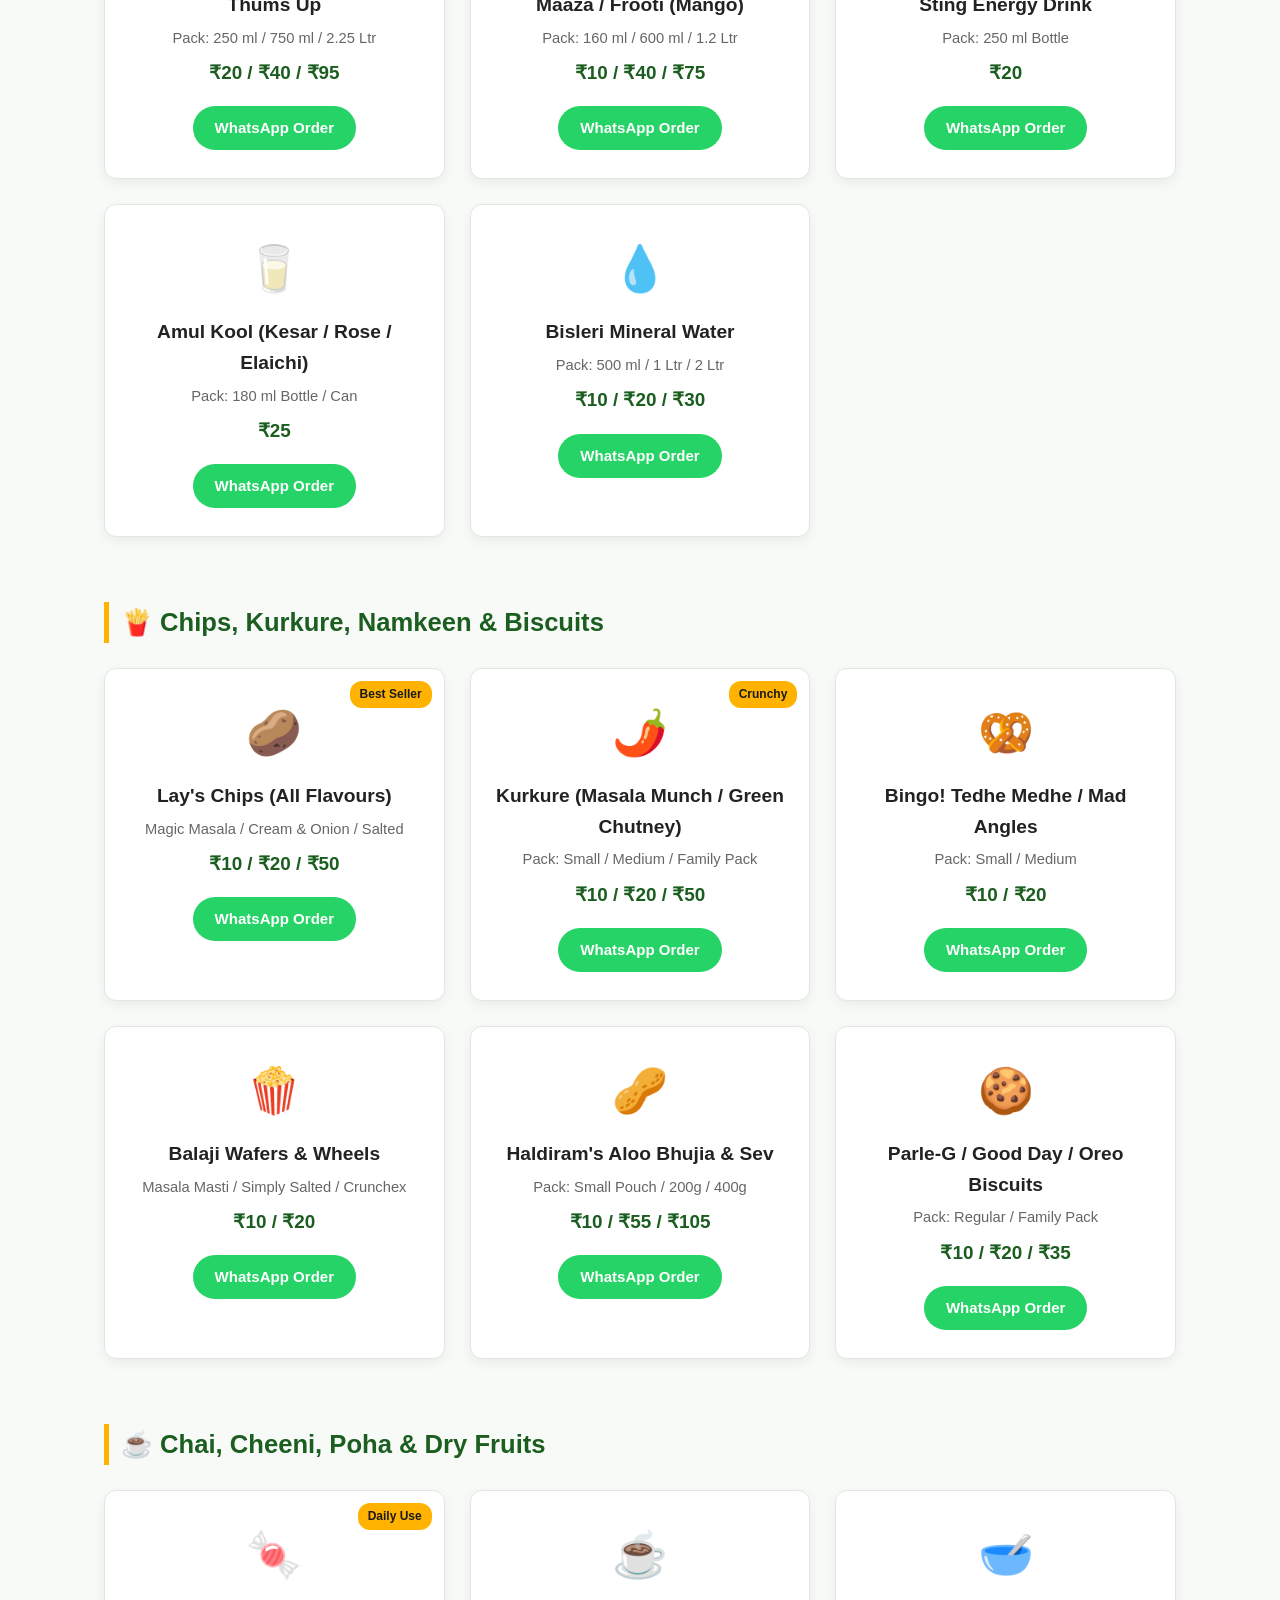
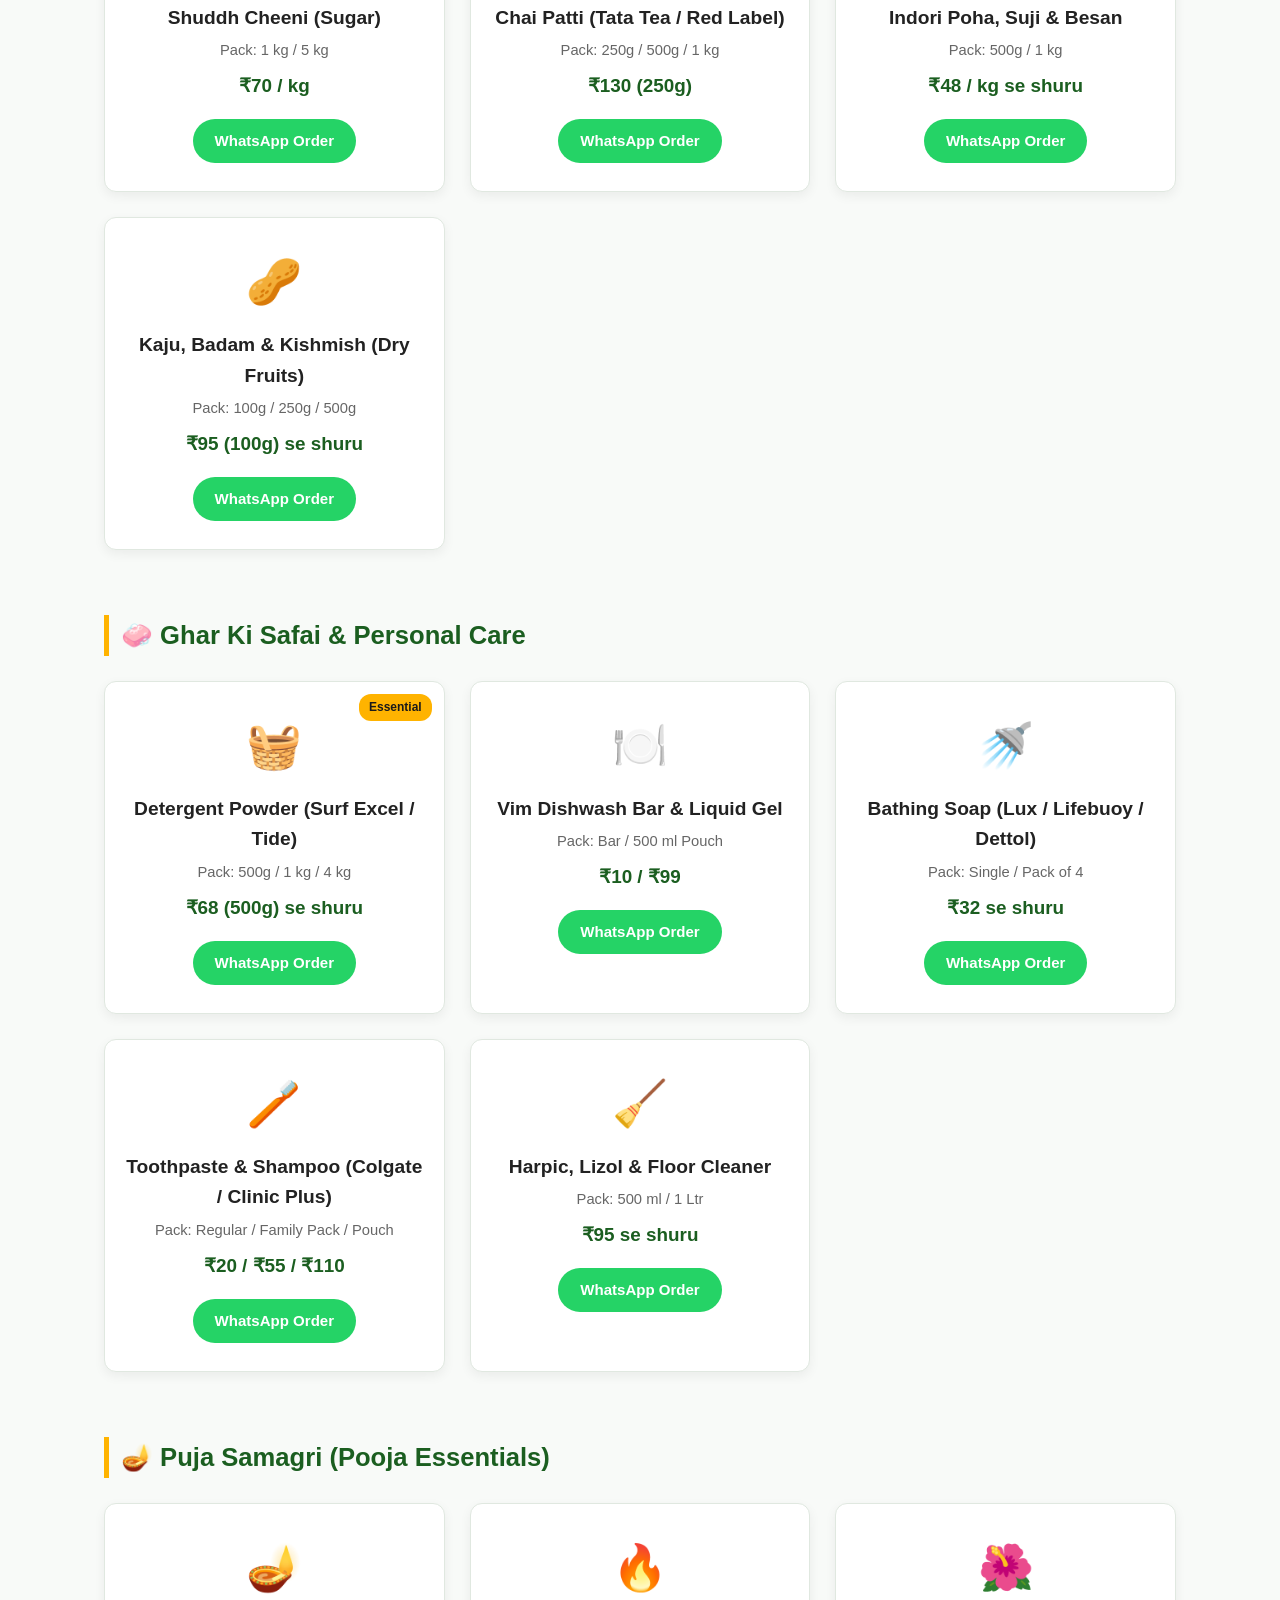
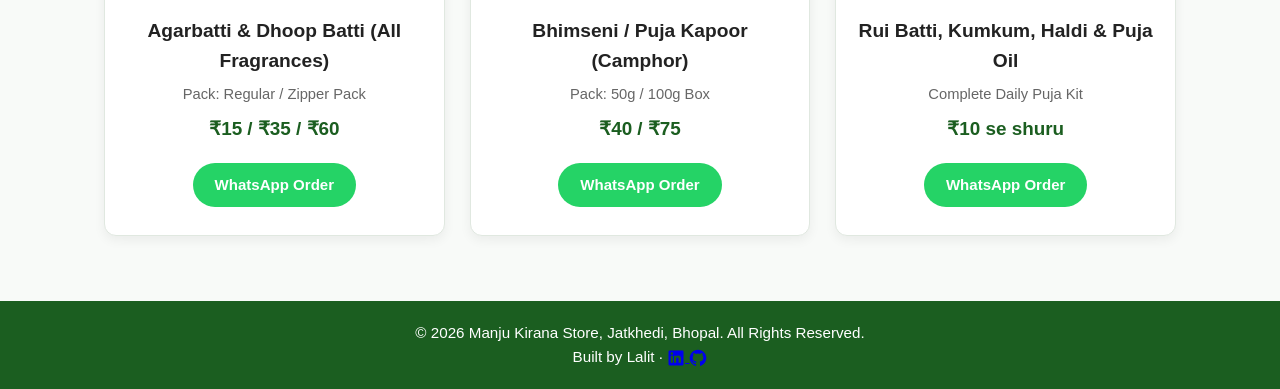
<file: products.html>
<!DOCTYPE html>
<html lang="en">
<head>
    <meta charset="UTF-8">
    <meta name="viewport" content="width=device-width, initial-scale=1.0">
    <title>Products - Manju Kirana Store</title>
    <link rel="stylesheet" href="products.css">
        <link rel="icon" type="image/webp" href="manjukiranastore.webp">

    <meta name="description" content="Manju Kirana Store, Jatkhedi, Bhopal - Rozmarra ka taaza rashan, atta, dal, dairy products, cold drinks aur puja samagri uchit daam par. Direct WhatsApp order aur store pickup available.">

</head>
<body>

    <!-- Header -->
    <header>
        <nav>
            <div class="logo">
                <h1>Manju Kirana Store</h1>
            </div>
            <ul>
                <li><a href="index.html">Home</a></li>
                <li><a href="about.html">About Us</a></li>
                <li><a href="contact.html">Contact</a></li>
            </ul>
        </nav>
    </header>

    <main>
        <!-- Page Top Banner -->
        <section class="page-header">
            <h2>Hamare Samaan Ki List (Products)</h2>
        </section>

        <!-- Category 1: Atta, Dal & Chawal -->
        <section class="product-section">
            <h3 class="category-title">🌾 Atta, Dal & Chawal</h3>
            <div class="grid-container">
                <div class="product-card">
                    <div class="product-badge">Best Seller</div>
                    <div class="icon">🌾</div>
                    <h4>Sharbati Chakki Atta</h4>
                    <p class="weight">Pack: 5 kg </p>
                    <p class="price">₹180 </p>
                    <a href="https://wa.me/919200938751?text=Namaste%20Manju%20Kirana%20Store%2C%20please%20confirm%20my%20order%3A%20Sharbati%20Chakki%20Atta%2C%205%20kg%2C%20Rs.%20180." target="_blank" rel="noopener noreferrer" class="order-btn">WhatsApp Order</a>
                </div>

                <div class="product-card">
                    <div class="icon">🍚</div>
                    <h4>Basmati Tukda Chawal</h4>
                    <p class="weight">Pack: 1 kg / 5 kg</p>
                    <p class="price">₹75 / kg</p>
                    <a href="https://wa.me/919200938751?text=Namaste%20Manju%20Kirana%20Store%2C%20please%20confirm%20my%20order%3A%20Basmati%20Tukda%20Chawal%2C%201%20kg%20or%205%20kg%2C%20Rs.%2075%20per%20kg." target="_blank" rel="noopener noreferrer" class="order-btn">WhatsApp Order</a>
                </div>

                <div class="product-card">
                    <div class="icon">🫘</div>
                    <h4>Toor (Arhar) Dal</h4>
                    <p class="weight">Pack: 1 kg</p>
                    <p class="price">₹155 / kg</p>
                    <a href="https://wa.me/919200938751?text=Namaste%20Manju%20Kirana%20Store%2C%20please%20confirm%20my%20order%3A%20Toor%20%28Arhar%29%20Dal%2C%201%20kg%2C%20Rs.%20155%20per%20kg." target="_blank" rel="noopener noreferrer" class="order-btn">WhatsApp Order</a>
                </div>
            </div>
        </section>

        <!-- Category 2: Dairy Products -->
        <section class="product-section">
            <h3 class="category-title">🥛 Dairy Products (Taaza Doodh, Dahi & Paneer)</h3>
            <div class="grid-container">
                <div class="product-card">
                    <div class="product-badge">Daily Fresh</div>
                    <div class="icon">🥛</div>
                    <h4>Full Cream Milk</h4>
                    <p class="weight">Pack: 500 ml </p>
                    <p class="price">₹38 (500 ml)</p>
                    <a href="https://wa.me/919200938751?text=Namaste%20Manju%20Kirana%20Store%2C%20please%20confirm%20my%20order%3A%20Full%20Cream%20Milk%2C%20500%20ml%2C%20Rs.%2038." target="_blank" rel="noopener noreferrer" class="order-btn">WhatsApp Order</a>
                </div>

                <div class="product-card">
                    <div class="icon">🥣</div>
                    <h4>Fresh Dahi (Curd)</h4>
                    <p class="weight">Pack: 400g </p>
                    <p class="price">₹38 (400g)</p>
                    <a href="https://wa.me/919200938751?text=Namaste%20Manju%20Kirana%20Store%2C%20please%20confirm%20my%20order%3A%20Fresh%20Dahi%20%28Curd%29%2C%20400%20g%2C%20Rs.%2038." target="_blank" rel="noopener noreferrer" class="order-btn">WhatsApp Order</a>
                </div>

                <div class="product-card">
                    <div class="icon">🧀</div>
                    <h4>Malai Paneer</h4>
                    <p class="weight">Pack: 200g</p>
                    <p class="price">₹90 (200g)</p>
                    <a href="https://wa.me/919200938751?text=Namaste%20Manju%20Kirana%20Store%2C%20please%20confirm%20my%20order%3A%20Malai%20Paneer%2C%20200%20g%2C%20Rs.%2090." target="_blank" rel="noopener noreferrer" class="order-btn">WhatsApp Order</a>
                </div>

                <div class="product-card">
                    <div class="icon">🧈</div>
                    <h4>Butter & Chhach (Buttermilk)</h4>
                    <p class="weight">Pack:  500ml Chhach</p>
                    <p class="price">₹17 se shuru</p>
                    <a href="https://wa.me/919200938751?text=Namaste%20Manju%20Kirana%20Store%2C%20please%20confirm%20my%20order%3A%20Butter%20%26%20Chhach%20%28Buttermilk%29.%20Chhach%20pack%3A%20500%20ml%3B%20price%20starts%20at%20Rs.%2017." target="_blank" rel="noopener noreferrer" class="order-btn">WhatsApp Order</a>
                </div>
            </div>
        </section>

        <!-- Category 3: Tel, Ghee & Masale -->
        <section class="product-section">
            <h3 class="category-title">🌶️ Tel, Ghee & Masale</h3>
            <div class="grid-container">
                <div class="product-card">
                    <div class="icon">🛢️</div>
                    <h4>Kachi Ghani Sarso Tel</h4>
                    <p class="weight">Pack: 1 Litre Pouch/Bottle</p>
                    <p class="price">₹195 / Ltr</p>
                    <a href="https://wa.me/919200938751?text=Namaste%20Manju%20Kirana%20Store%2C%20please%20confirm%20my%20order%3A%20Kachi%20Ghani%20Sarso%20Tel%2C%201%20litre%20pouch%20or%20bottle%2C%20Rs.%20195%20per%20litre." target="_blank" rel="noopener noreferrer" class="order-btn">WhatsApp Order</a>
                </div>

                <div class="product-card">
                    <div class="icon">🧈</div>
                    <h4>Shuddh Desi Ghee</h4>
                    <p class="weight">Pack: 500 ml / 1 Ltr</p>
                    <p class="price">₹320 (500 ml)</p>
                    <a href="https://wa.me/919200938751?text=Namaste%20Manju%20Kirana%20Store%2C%20please%20confirm%20my%20order%3A%20Shuddh%20Desi%20Ghee%2C%20500%20ml%20or%201%20litre.%20Listed%20price%3A%20Rs.%20320%20for%20500%20ml." target="_blank" rel="noopener noreferrer" class="order-btn">WhatsApp Order</a>
                </div>

                <div class="product-card">
                    <div class="icon">🌶️</div>
                    <h4>Haldi, Mirchi & Dhaniya Powder</h4>
                    <p class="weight">Pack: 200g / 500g</p>
                    <p class="price">₹65 se shuru</p>
                    <a href="https://wa.me/919200938751?text=Namaste%20Manju%20Kirana%20Store%2C%20please%20confirm%20my%20order%3A%20Haldi%2C%20Mirchi%20%26%20Dhaniya%20Powder%2C%20200%20g%20or%20500%20g.%20Price%20starts%20at%20Rs.%2065." target="_blank" rel="noopener noreferrer" class="order-btn">WhatsApp Order</a>
                </div>
            </div>
        </section>

                <!-- Category: Campa Cold Drinks Range -->
        <section class="product-section">
            <h3 class="category-title">🥤 Campa Cold Drinks (Thande Drinks)</h3>
            <div class="grid-container">
                <div class="product-card">
                    <div class="product-badge">Chilled</div>
                    <div class="icon">🥤</div>
                    <h4>Campa Cola</h4>
                    <p class="weight">Pack: 200 ml / 500 ml / 2 Ltr</p>
                    <p class="price">₹10 / ₹20 / ₹80</p>
                    <a href="https://wa.me/919200938751?text=Namaste%20Manju%20Kirana%20Store%2C%20please%20confirm%20my%20order%3A%20Campa%20Cola%2C%20200%20ml%2C%20500%20ml%2C%20or%202%20Ltr.%20Prices%3A%20Rs.%2010%2C%20Rs.%2020%2C%20or%20Rs.%2080." target="_blank" rel="noopener noreferrer" class="order-btn">WhatsApp Order</a>
                </div>

                <div class="product-card">
                    <div class="icon">🍊</div>
                    <h4>Campa Orange</h4>
                    <p class="weight">Pack: 200 ml / 500 ml / 2 Ltr</p>
                    <p class="price">₹10 / ₹20 / ₹80</p>
                    <a href="https://wa.me/919200938751?text=Namaste%20Manju%20Kirana%20Store%2C%20please%20confirm%20my%20order%3A%20Campa%20Orange%2C%20200%20ml%2C%20500%20ml%2C%20or%202%20Ltr.%20Prices%3A%20Rs.%2010%2C%20Rs.%2020%2C%20or%20Rs.%2080." target="_blank" rel="noopener noreferrer" class="order-btn">WhatsApp Order</a>
                </div>

                <div class="product-card">
                    <div class="icon">🍋</div>
                    <h4>Campa Lemon (Nimbu)</h4>
                    <p class="weight">Pack: 200 ml / 500 ml / 2 Ltr</p>
                    <p class="price">₹10 / ₹20 / ₹80</p>
                    <a href="https://wa.me/919200938751?text=Namaste%20Manju%20Kirana%20Store%2C%20please%20confirm%20my%20order%3A%20Campa%20Lemon%20%28Nimbu%29%2C%20200%20ml%2C%20500%20ml%2C%20or%202%20Ltr.%20Prices%3A%20Rs.%2010%2C%20Rs.%2020%2C%20or%20Rs.%2080." target="_blank" rel="noopener noreferrer" class="order-btn">WhatsApp Order</a>
                </div>

                <div class="product-card">
                    <div class="icon">⚡</div>
                    <h4>Campa Power-Up (Energy)</h4>
                    <p class="weight">Pack: 200 ml / 500 ml</p>
                    <p class="price">₹10 / ₹20</p>
                    <a href="https://wa.me/919200938751?text=Namaste%20Manju%20Kirana%20Store%2C%20please%20confirm%20my%20order%3A%20Campa%20Power-Up%20Energy%2C%20200%20ml%20or%20500%20ml.%20Prices%3A%20Rs.%2010%20or%20Rs.%2020." target="_blank" rel="noopener noreferrer" class="order-btn">WhatsApp Order</a>
                </div>

                <div class="product-card">
                    <div class="icon">🌿</div>
                    <h4>Campa Jeera Masala</h4>
                    <p class="weight">Pack: 250 ml Bottle</p>
                    <p class="price">₹15</p>
                    <a href="https://wa.me/919200938751?text=Namaste%20Manju%20Kirana%20Store%2C%20please%20confirm%20my%20order%3A%20Campa%20Jeera%20Masala%2C%20250%20ml%20bottle%2C%20Rs.%2015." target="_blank" rel="noopener noreferrer" class="order-btn">WhatsApp Order</a>
                </div>

                <div class="product-card">
                    <div class="icon">🫧</div>
                    <h4>Campa Club Soda</h4>
                    <p class="weight">Pack: 500 ml Bottle</p>
                    <p class="price">₹20</p>
                    <a href="https://wa.me/919200938751?text=Namaste%20Manju%20Kirana%20Store%2C%20please%20confirm%20my%20order%3A%20Campa%20Club%20Soda%2C%20500%20ml%20bottle%2C%20Rs.%2020." target="_blank" rel="noopener noreferrer" class="order-btn">WhatsApp Order</a>
                </div>
            </div>
        </section>
        <!-- Category: Popular Cold Drinks, Juices & Flavoured Milk -->
        <section class="product-section">
            <h3 class="category-title">🧃 Appy, Smoodh, Sprite & Other Cold Drinks</h3>
            <div class="grid-container">
                <div class="product-card">
                    <div class="product-badge">Popular</div>
                    <div class="icon">🍎</div>
                    <h4>Appy Fizz</h4>
                    <p class="weight">Pack: 160 ml / 250 ml / 600 ml</p>
                    <p class="price">₹10 / ₹20 / ₹40</p>
                    <a href="https://wa.me/919200938751?text=Namaste%20Manju%20Kirana%20Store%2C%20please%20confirm%20my%20order%3A%20Appy%20Fizz%2C%20160%20ml%2C%20250%20ml%2C%20or%20600%20ml.%20Prices%3A%20Rs.%2010%2C%20Rs.%2020%2C%20or%20Rs.%2040." target="_blank" rel="noopener noreferrer" class="order-btn">WhatsApp Order</a>
                </div>

                <div class="product-card">
                    <div class="product-badge">Kids Favourite</div>
                    <div class="icon">🍫</div>
                    <h4>Smoodh (Chocolate / Caramel)</h4>
                    <p class="weight">Pack: 85 ml / 150 ml</p>
                    <p class="price">₹10 / ₹20</p>
                    <a href="https://wa.me/919200938751?text=Namaste%20Manju%20Kirana%20Store%2C%20please%20confirm%20my%20order%3A%20Smoodh%20Chocolate%20or%20Caramel%2C%2085%20ml%20or%20150%20ml.%20Prices%3A%20Rs.%2010%20or%20Rs.%2020." target="_blank" rel="noopener noreferrer" class="order-btn">WhatsApp Order</a>
                </div>

                <div class="product-card">
                    <div class="icon">🍋</div>
                    <h4>Sprite</h4>
                    <p class="weight">Pack: 250 ml / 750 ml / 2.25 Ltr</p>
                    <p class="price">₹20 / ₹40 / ₹95</p>
                    <a href="https://wa.me/919200938751?text=Namaste%20Manju%20Kirana%20Store%2C%20please%20confirm%20my%20order%3A%20Sprite%2C%20250%20ml%2C%20750%20ml%2C%20or%202.25%20Ltr.%20Prices%3A%20Rs.%2020%2C%20Rs.%2040%2C%20or%20Rs.%2095." target="_blank" rel="noopener noreferrer" class="order-btn">WhatsApp Order</a>
                </div>

                <div class="product-card">
                    <div class="icon">🥤</div>
                    <h4>Thums Up</h4>
                    <p class="weight">Pack: 250 ml / 750 ml / 2.25 Ltr</p>
                    <p class="price">₹20 / ₹40 / ₹95</p>
                    <a href="https://wa.me/919200938751?text=Namaste%20Manju%20Kirana%20Store%2C%20please%20confirm%20my%20order%3A%20Thums%20Up%2C%20250%20ml%2C%20750%20ml%2C%20or%202.25%20Ltr.%20Prices%3A%20Rs.%2020%2C%20Rs.%2040%2C%20or%20Rs.%2095." target="_blank" rel="noopener noreferrer" class="order-btn">WhatsApp Order</a>
                </div>

                <div class="product-card">
                    <div class="icon">🥭</div>
                    <h4>Maaza / Frooti (Mango)</h4>
                    <p class="weight">Pack: 160 ml / 600 ml / 1.2 Ltr</p>
                    <p class="price">₹10 / ₹40 / ₹75</p>
                    <a href="https://wa.me/919200938751?text=Namaste%20Manju%20Kirana%20Store%2C%20please%20confirm%20my%20order%3A%20Maaza%20or%20Frooti%20Mango%2C%20160%20ml%2C%20600%20ml%2C%20or%201.2%20Ltr.%20Prices%3A%20Rs.%2010%2C%20Rs.%2040%2C%20or%20Rs.%2075." target="_blank" rel="noopener noreferrer" class="order-btn">WhatsApp Order</a>
                </div>

                <div class="product-card">
                    <div class="icon">⚡</div>
                    <h4>Sting Energy Drink</h4>
                    <p class="weight">Pack: 250 ml Bottle</p>
                    <p class="price">₹20</p>
                    <a href="https://wa.me/919200938751?text=Namaste%20Manju%20Kirana%20Store%2C%20please%20confirm%20my%20order%3A%20Sting%20Energy%20Drink%2C%20250%20ml%20bottle%2C%20Rs.%2020." target="_blank" rel="noopener noreferrer" class="order-btn">WhatsApp Order</a>
                </div>

                <div class="product-card">
                    <div class="icon">🥛</div>
                    <h4>Amul Kool (Kesar / Rose / Elaichi)</h4>
                    <p class="weight">Pack: 180 ml Bottle / Can</p>
                    <p class="price">₹25</p>
                    <a href="https://wa.me/919200938751?text=Namaste%20Manju%20Kirana%20Store%2C%20please%20confirm%20my%20order%3A%20Amul%20Kool%20Kesar%2C%20Rose%2C%20or%20Elaichi%2C%20180%20ml%20bottle%20or%20can%2C%20Rs.%2025." target="_blank" rel="noopener noreferrer" class="order-btn">WhatsApp Order</a>
                </div>

                <div class="product-card">
                    <div class="icon">💧</div>
                    <h4>Bisleri Mineral Water</h4>
                    <p class="weight">Pack: 500 ml / 1 Ltr / 2 Ltr</p>
                    <p class="price">₹10 / ₹20 / ₹30</p>
                    <a href="https://wa.me/919200938751?text=Namaste%20Manju%20Kirana%20Store%2C%20please%20confirm%20my%20order%3A%20Bisleri%20Mineral%20Water%2C%20500%20ml%2C%201%20Ltr%2C%20or%202%20Ltr.%20Prices%3A%20Rs.%2010%2C%20Rs.%2020%2C%20or%20Rs.%2030." target="_blank" rel="noopener noreferrer" class="order-btn">WhatsApp Order</a>
                </div>
            </div>
        </section>

        <!-- Category: Chips, Kurkure, Namkeen & Biscuits -->
        <section class="product-section">
            <h3 class="category-title">🍟 Chips, Kurkure, Namkeen & Biscuits</h3>
            <div class="grid-container">

                <div class="product-card">
                    <div class="product-badge">Best Seller</div>
                    <div class="icon">🥔</div>
                    <h4>Lay's Chips (All Flavours)</h4>
                    <p class="weight">Magic Masala / Cream & Onion / Salted</p>
                    <p class="price">₹10 / ₹20 / ₹50</p>
                    <a href="https://wa.me/919200938751?text=Namaste%20Manju%20Kirana%20Store%2C%20please%20confirm%20my%20order%3A%20Lay%27s%20Chips%20%28All%20Flavours%29%2C%20Magic%20Masala%2C%20Cream%20%26%20Onion%2C%20or%20Salted.%20Prices%3A%20Rs.%2010%2C%20Rs.%2020%2C%20or%20Rs.%2050." target="_blank" rel="noopener noreferrer" class="order-btn">WhatsApp Order</a>
                </div>

                <div class="product-card">
                    <div class="product-badge">Crunchy</div>
                    <div class="icon">🌶️</div>
                    <h4>Kurkure (Masala Munch / Green Chutney)</h4>
                    <p class="weight">Pack: Small / Medium / Family Pack</p>
                    <p class="price">₹10 / ₹20 / ₹50</p>
                    <a href="https://wa.me/919200938751?text=Namaste%20Manju%20Kirana%20Store%2C%20please%20confirm%20my%20order%3A%20Kurkure%20Masala%20Munch%20or%20Green%20Chutney%2C%20Small%2C%20Medium%2C%20or%20Family%20Pack.%20Prices%3A%20Rs.%2010%2C%20Rs.%2020%2C%20or%20Rs.%2050." target="_blank" rel="noopener noreferrer" class="order-btn">WhatsApp Order</a>
                </div>

                <div class="product-card">
                    <div class="icon">🥨</div>
                    <h4>Bingo! Tedhe Medhe / Mad Angles</h4>
                    <p class="weight">Pack: Small / Medium</p>
                    <p class="price">₹10 / ₹20</p>
                    <a href="https://wa.me/919200938751?text=Namaste%20Manju%20Kirana%20Store%2C%20please%20confirm%20my%20order%3A%20Bingo%20Tedhe%20Medhe%20or%20Mad%20Angles%2C%20Small%20or%20Medium%20Pack.%20Prices%3A%20Rs.%2010%20or%20Rs.%2020." target="_blank" rel="noopener noreferrer" class="order-btn">WhatsApp Order</a>
                </div>

                <div class="product-card">
                    <div class="icon">🍿</div>
                    <h4>Balaji Wafers & Wheels</h4>
                    <p class="weight">Masala Masti / Simply Salted / Crunchex</p>
                    <p class="price">₹10 / ₹20</p>
                    <a href="https://wa.me/919200938751?text=Namaste%20Manju%20Kirana%20Store%2C%20please%20confirm%20my%20order%3A%20Balaji%20Wafers%20or%20Wheels%2C%20Masala%20Masti%2C%20Simply%20Salted%2C%20or%20Crunchex.%20Prices%3A%20Rs.%2010%20or%20Rs.%2020." target="_blank" rel="noopener noreferrer" class="order-btn">WhatsApp Order</a>
                </div>

                <div class="product-card">
                    <div class="icon">🥜</div>
                    <h4>Haldiram's Aloo Bhujia & Sev</h4>
                    <p class="weight">Pack: Small Pouch / 200g / 400g</p>
                    <p class="price">₹10 / ₹55 / ₹105</p>
                    <a href="https://wa.me/919200938751?text=Namaste%20Manju%20Kirana%20Store%2C%20please%20confirm%20my%20order%3A%20Haldiram%27s%20Aloo%20Bhujia%20or%20Sev%2C%20Small%20Pouch%2C%20200g%2C%20or%20400g.%20Prices%3A%20Rs.%2010%2C%20Rs.%2055%2C%20or%20Rs.%20105." target="_blank" rel="noopener noreferrer" class="order-btn">WhatsApp Order</a>
                </div>

                <div class="product-card">
                    <div class="icon">🍪</div>
                    <h4>Parle-G / Good Day / Oreo Biscuits</h4>
                    <p class="weight">Pack: Regular / Family Pack</p>
                    <p class="price">₹10 / ₹20 / ₹35</p>
                    <a href="https://wa.me/919200938751?text=Namaste%20Manju%20Kirana%20Store%2C%20please%20confirm%20my%20order%3A%20Parle-G%2C%20Good%20Day%2C%20or%20Oreo%20Biscuits%2C%20Regular%20or%20Family%20Pack.%20Prices%3A%20Rs.%2010%2C%20Rs.%2020%2C%20or%20Rs.%2035." target="_blank" rel="noopener noreferrer" class="order-btn">WhatsApp Order</a>
                </div>

            </div>
        </section>

        <!-- Category 7: Chai, Cheeni, Poha & Dry Fruits -->
        <section class="product-section">
            <h3 class="category-title">☕ Chai, Cheeni, Poha & Dry Fruits</h3>
            <div class="grid-container">
                <div class="product-card">
                    <div class="product-badge">Daily Use</div>
                    <div class="icon">🍬</div>
                    <h4>Shuddh Cheeni (Sugar)</h4>
                    <p class="weight">Pack: 1 kg / 5 kg</p>
                    <p class="price">₹70 / kg</p>
                    <a href="https://wa.me/919200938751?text=Namaste%20Manju%20Kirana%20Store%2C%20please%20confirm%20my%20order%3A%20Shuddh%20Cheeni%20%28Sugar%29%2C%201%20kg%20or%205%20kg%2C%20Rs.%2070%20per%20kg." target="_blank" rel="noopener noreferrer" class="order-btn">WhatsApp Order</a>
                </div>
                <div class="product-card">
                    <div class="icon">☕</div>
                    <h4>Chai Patti (Tata Tea / Red Label)</h4>
                    <p class="weight">Pack: 250g / 500g / 1 kg</p>
                    <p class="price">₹130 (250g)</p>
                    <a href="https://wa.me/919200938751?text=Namaste%20Manju%20Kirana%20Store%2C%20please%20confirm%20my%20order%3A%20Chai%20Patti%20%28Tata%20Tea%20or%20Red%20Label%29%2C%20250g%2C%20500g%2C%20or%201%20kg.%20Listed%20price%3A%20Rs.%20130%20for%20250g." target="_blank" rel="noopener noreferrer" class="order-btn">WhatsApp Order</a>
                </div>
                <div class="product-card">
                    <div class="icon">🥣</div>
                    <h4>Indori Poha, Suji & Besan</h4>
                    <p class="weight">Pack: 500g / 1 kg</p>
                    <p class="price">₹48 / kg se shuru</p>
                    <a href="https://wa.me/919200938751?text=Namaste%20Manju%20Kirana%20Store%2C%20please%20confirm%20my%20order%3A%20Indori%20Poha%2C%20Suji%2C%20or%20Besan%2C%20500g%20or%201%20kg.%20Prices%20start%20at%20Rs.%2048%20per%20kg." target="_blank" rel="noopener noreferrer" class="order-btn">WhatsApp Order</a>
                </div>
                <div class="product-card">
                    <div class="icon">🥜</div>
                    <h4>Kaju, Badam & Kishmish (Dry Fruits)</h4>
                    <p class="weight">Pack: 100g / 250g / 500g</p>
                    <p class="price">₹95 (100g) se shuru</p>
                    <a href="https://wa.me/919200938751?text=Namaste%20Manju%20Kirana%20Store%2C%20please%20confirm%20my%20order%3A%20Kaju%2C%20Badam%2C%20or%20Kishmish%2C%20100g%2C%20250g%2C%20or%20500g.%20Prices%20start%20at%20Rs.%2095%20for%20100g." target="_blank" rel="noopener noreferrer" class="order-btn">WhatsApp Order</a>
                </div>
            </div>
        </section>

        <!-- Category 8: Ghar Ki Safai & Personal Care -->
        <section class="product-section">
            <h3 class="category-title">🧼 Ghar Ki Safai & Personal Care</h3>
            <div class="grid-container">
                <div class="product-card">
                    <div class="product-badge">Essential</div>
                    <div class="icon">🧺</div>
                    <h4>Detergent Powder (Surf Excel / Tide)</h4>
                    <p class="weight">Pack: 500g / 1 kg / 4 kg</p>
                    <p class="price">₹68 (500g) se shuru</p>
                    <a href="https://wa.me/919200938751?text=Namaste%20Manju%20Kirana%20Store%2C%20please%20confirm%20my%20order%3A%20Detergent%20Powder%20%28Surf%20Excel%20or%20Tide%29%2C%20500g%2C%201%20kg%2C%20or%204%20kg.%20Prices%20start%20at%20Rs.%2068%20for%20500g." target="_blank" rel="noopener noreferrer" class="order-btn">WhatsApp Order</a>
                </div>
                <div class="product-card">
                    <div class="icon">🍽️</div>
                    <h4>Vim Dishwash Bar & Liquid Gel</h4>
                    <p class="weight">Pack: Bar / 500 ml Pouch</p>
                    <p class="price">₹10 / ₹99</p>
                    <a href="https://wa.me/919200938751?text=Namaste%20Manju%20Kirana%20Store%2C%20please%20confirm%20my%20order%3A%20Vim%20Dishwash%20Bar%20or%20Liquid%20Gel%2C%20bar%20or%20500%20ml%20pouch.%20Prices%3A%20Rs.%2010%20or%20Rs.%2099." target="_blank" rel="noopener noreferrer" class="order-btn">WhatsApp Order</a>
                </div>
                <div class="product-card">
                    <div class="icon">🚿</div>
                    <h4>Bathing Soap (Lux / Lifebuoy / Dettol)</h4>
                    <p class="weight">Pack: Single / Pack of 4</p>
                    <p class="price">₹32 se shuru</p>
                    <a href="https://wa.me/919200938751?text=Namaste%20Manju%20Kirana%20Store%2C%20please%20confirm%20my%20order%3A%20Bathing%20Soap%20%28Lux%2C%20Lifebuoy%2C%20or%20Dettol%29%2C%20single%20or%20pack%20of%204.%20Prices%20start%20at%20Rs.%2032." target="_blank" rel="noopener noreferrer" class="order-btn">WhatsApp Order</a>
                </div>
                <div class="product-card">
                    <div class="icon">🪥</div>
                    <h4>Toothpaste & Shampoo (Colgate / Clinic Plus)</h4>
                    <p class="weight">Pack: Regular / Family Pack / Pouch</p>
                    <p class="price">₹20 / ₹55 / ₹110</p>
                    <a href="https://wa.me/919200938751?text=Namaste%20Manju%20Kirana%20Store%2C%20please%20confirm%20my%20order%3A%20Toothpaste%20or%20Shampoo%20%28Colgate%20or%20Clinic%20Plus%29%2C%20regular%2C%20family%20pack%2C%20or%20pouch.%20Prices%3A%20Rs.%2020%2C%20Rs.%2055%2C%20or%20Rs.%20110." target="_blank" rel="noopener noreferrer" class="order-btn">WhatsApp Order</a>
                </div>
                <div class="product-card">
                    <div class="icon">🧹</div>
                    <h4>Harpic, Lizol & Floor Cleaner</h4>
                    <p class="weight">Pack: 500 ml / 1 Ltr</p>
                    <p class="price">₹95 se shuru</p>
                    <a href="https://wa.me/919200938751?text=Namaste%20Manju%20Kirana%20Store%2C%20please%20confirm%20my%20order%3A%20Harpic%2C%20Lizol%2C%20or%20Floor%20Cleaner%2C%20500%20ml%20or%201%20Ltr.%20Prices%20start%20at%20Rs.%2095." target="_blank" rel="noopener noreferrer" class="order-btn">WhatsApp Order</a>
                </div>
            </div>
        </section>

        <!-- Category 9: Puja Samagri -->
        <section class="product-section">
            <h3 class="category-title">🪔 Puja Samagri (Pooja Essentials)</h3>
            <div class="grid-container">
                <div class="product-card">
                    <div class="icon">🪔</div>
                    <h4>Agarbatti & Dhoop Batti (All Fragrances)</h4>
                    <p class="weight">Pack: Regular / Zipper Pack</p>
                    <p class="price">₹15 / ₹35 / ₹60</p>
                    <a href="https://wa.me/919200938751?text=Namaste%20Manju%20Kirana%20Store%2C%20please%20confirm%20my%20order%3A%20Agarbatti%20or%20Dhoop%20Batti%2C%20all%20fragrances%2C%20regular%20or%20zipper%20pack.%20Prices%3A%20Rs.%2015%2C%20Rs.%2035%2C%20or%20Rs.%2060." target="_blank" rel="noopener noreferrer" class="order-btn">WhatsApp Order</a>
                </div>
                <div class="product-card">
                    <div class="icon">🔥</div>
                    <h4>Bhimseni / Puja Kapoor (Camphor)</h4>
                    <p class="weight">Pack: 50g / 100g Box</p>
                    <p class="price">₹40 / ₹75</p>
                    <a href="https://wa.me/919200938751?text=Namaste%20Manju%20Kirana%20Store%2C%20please%20confirm%20my%20order%3A%20Bhimseni%20or%20Puja%20Kapoor%20%28Camphor%29%2C%2050g%20or%20100g%20box.%20Prices%3A%20Rs.%2040%20or%20Rs.%2075." target="_blank" rel="noopener noreferrer" class="order-btn">WhatsApp Order</a>
                </div>
                <div class="product-card">
                    <div class="icon">🌺</div>
                    <h4>Rui Batti, Kumkum, Haldi & Puja Oil</h4>
                    <p class="weight">Complete Daily Puja Kit</p>
                    <p class="price">₹10 se shuru</p>
                    <a href="https://wa.me/919200938751?text=Namaste%20Manju%20Kirana%20Store%2C%20please%20confirm%20my%20order%3A%20Rui%20Batti%2C%20Kumkum%2C%20Haldi%2C%20or%20Puja%20Oil%20%28complete%20daily%20puja%20kit%29.%20Prices%20start%20at%20Rs.%2010." target="_blank" rel="noopener noreferrer" class="order-btn">WhatsApp Order</a>
                </div>
            </div>
        </section>
    </main>

    <!-- Footer -->
    <footer>
        <p>&copy; 2026 Manju Kirana Store, Jatkhedi, Bhopal. All Rights Reserved.</p>
        <p>Built by Lalit ·
            <a href="https://www.linkedin.com/in/thelalitpatel25" target="_blank" rel="noopener noreferrer" aria-label="Lalit on LinkedIn" title="LinkedIn">
                <svg aria-hidden="true" viewBox="0 0 24 24" width="18" height="18" style="vertical-align: middle; fill: currentColor;"><path d="M20.45 2H3.55C2.69 2 2 2.68 2 3.52v16.96c0 .84.69 1.52 1.55 1.52h16.9c.86 0 1.55-.68 1.55-1.52V3.52c0-.84-.69-1.52-1.55-1.52ZM7.93 18.34H4.96V9.01h2.97v9.33ZM6.45 7.73a1.72 1.72 0 1 1 0-3.44 1.72 1.72 0 0 1 0 3.44Zm12 10.61h-2.97v-4.54c0-1.08-.02-2.47-1.51-2.47-1.51 0-1.74 1.18-1.74 2.39v4.62H9.26V9.01h2.85v1.27h.04c.4-.75 1.37-1.53 2.82-1.53 3.01 0 3.57 1.98 3.57 4.55v5.04Z"/></svg>
            </a>
            <a href="https://github.com/Lalit2506" target="_blank" rel="noopener noreferrer" aria-label="Lalit on GitHub" title="GitHub">
                <svg aria-hidden="true" viewBox="0 0 24 24" width="18" height="18" style="vertical-align: middle; fill: currentColor;"><path d="M12 .9a11.1 11.1 0 0 0-3.51 21.63c.56.1.76-.24.76-.54v-2.08c-3.1.67-3.76-1.31-3.76-1.31-.51-1.29-1.24-1.63-1.24-1.63-1.01-.69.08-.68.08-.68 1.12.08 1.71 1.15 1.71 1.15 1 1.71 2.62 1.22 3.26.93.1-.72.39-1.22.71-1.5-2.48-.28-5.09-1.24-5.09-5.52 0-1.22.44-2.22 1.15-3-.12-.28-.5-1.42.11-2.96 0 0 .94-.3 3.05 1.14a10.6 10.6 0 0 1 5.55 0c2.11-1.44 3.04-1.14 3.04-1.14.61 1.54.23 2.68.12 2.96.72.78 1.15 1.78 1.15 3 0 4.29-2.62 5.24-5.11 5.52.4.35.76 1.02.76 2.06v3.06c0 .3.2.65.77.54A11.1 11.1 0 0 0 12 .9Z"/></svg>
            </a>
        </p>
    </footer>

</body>
</html>
</file>
<file: manjukiranastore.css>
/* 1. Basic Reset & Body Styling */
* {
    margin: 0;
    padding: 0;
    box-sizing: border-box;
    font-family: 'Segoe UI', Tahoma, Geneva, Verdana, sans-serif;
}

html {
    scroll-behavior: smooth;
}

body {
    background-color: #f8faf8; /* Soft Off-White */
    color: #222222;
    line-height: 1.6;
}

/* 2. Header & Sticky Navbar */
header {
    background-color: #1b5e20; /* Fresh Dark Green */
    color: #ffffff;
    position: sticky;
    top: 0;
    z-index: 1000;
    box-shadow: 0 2px 10px rgba(0, 0, 0, 0.15);
}

header nav {
    display: flex;
    justify-content: space-between;
    align-items: center;
    max-width: 1200px;
    margin: auto;
    padding: 15px 5%;
}

header .logo h1 {
    font-size: 1.5rem;
    font-weight: 700;
    letter-spacing: 0.5px;
    color: #ffffff;
}

header nav ul {
    list-style: none;
    display: flex;
    gap: 25px;
}

header nav ul li a {
    color: #ffffff;
    text-decoration: none;
    font-weight: 500;
    font-size: 1rem;
    transition: color 0.3s ease;
}

header nav ul li a:hover {
    color: #ffb300; /* Golden Yellow on hover */
}

/* 3. Hero Banner Section */
.hero-banner {
    width: 100%;
    min-height: 85vh;
    background-image: url('https://unsplash.com');
    background-size: cover;
    background-position: center;
    display: flex;
    align-items: center;
    justify-content: center;
    position: relative;
    overflow: hidden;
}

.hero-overlay {
    width: 100%;
    min-height: 85vh;
    background: linear-gradient(135deg, rgba(27, 94, 32, 0.88), rgba(13, 59, 18, 0.78));
    display: flex;
    align-items: center;
    justify-content: center;
    padding: 40px 20px;
}

.hero-content {
    max-width: 750px;
    text-align: center;
    color: #ffffff;
    animation: zoomInHero 0.9s ease-out forwards;
}

@keyframes zoomInHero {
    0% {
        opacity: 0;
        transform: scale(0.88);
    }
    100% {
        opacity: 1;
        transform: scale(1);
    }
}

.store-tag {
    display: inline-block;
    background-color: rgba(255, 255, 255, 0.15);
    border: 1px solid rgba(255, 255, 255, 0.3);
    padding: 6px 16px;
    border-radius: 20px;
    font-size: 0.95rem;
    margin-bottom: 15px;
}

.hero-content h1 {
    font-size: 3.2rem;
    font-weight: 700;
    margin-bottom: 15px;
    line-height: 1.2;
}

.hero-content p {
    font-size: 1.2rem;
    color: #e8f5e9;
    margin-bottom: 30px;
}

.hero-buttons {
    display: flex;
    gap: 15px;
    justify-content: center;
    flex-wrap: wrap;
}

/* Common Buttons */
.btn {
    display: inline-block;
    padding: 14px 30px;
    font-size: 1.05rem;
    font-weight: 600;
    text-decoration: none;
    border-radius: 30px;
    transition: transform 0.3s ease, background-color 0.3s ease, color 0.3s ease;
}

.btn-primary {
    background-color: #ffb300;
    color: #1a1a1a;
}

.btn-primary:hover {
    background-color: #ffa000;
    transform: scale(1.07);
}

.btn-secondary {
    background-color: transparent;
    color: #ffffff;
    border: 2px solid #ffffff;
}

.btn-secondary:hover {
    background-color: #ffffff;
    color: #1b5e20;
    transform: scale(1.07);
}

/* 4. Product Categories Section */
.categories {
    padding: 70px 5%;
    text-align: center;
}

.categories h2, .about h2, .contact h2 {
    font-size: 2.2rem;
    color: #1b5e20;
    margin-bottom: 40px;
    text-transform: capitalize;
}

.grid-container {
    display: grid;
    grid-template-columns: repeat(auto-fit, minmax(280px, 1fr));
    gap: 25px;
    max-width: 1150px;
    margin: auto;
}

.card {
    background-color: #ffffff;
    padding: 35px 25px;
    border-radius: 12px;
    box-shadow: 0 4px 15px rgba(0, 0, 0, 0.06);
    border-top: 4px solid #2e7d32;
    transition: transform 0.35s ease, box-shadow 0.35s ease;
}

.card:hover {
    transform: scale(1.05); /* Smooth Zoom-in */
    box-shadow: 0 12px 28px rgba(0, 0, 0, 0.12);
}

.card .icon {
    font-size: 3rem;
    margin-bottom: 15px;
}

.card h3 {
    color: #1b5e20;
    font-size: 1.3rem;
    margin-bottom: 10px;
}

.card p {
    color: #555555;
    font-size: 0.98rem;
}

/* 5. About & Timings Section */
.about {
    background-color: #e8f5e9; /* Light Mint Green */
    padding: 70px 5%;
    text-align: center;
}

.about-box {
    max-width: 850px;
    margin: auto;
}

.about-box p {
    font-size: 1.15rem;
    color: #333333;
    margin-bottom: 25px;
}

.info-badges {
    display: flex;
    flex-wrap: wrap;
    justify-content: center;
    gap: 15px;
}

.badge {
    background-color: #ffffff;
    color: #1b5e20;
    padding: 12px 22px;
    border-radius: 30px;
    font-weight: 600;
    font-size: 0.98rem;
    box-shadow: 0 3px 8px rgba(0, 0, 0, 0.08);
}

/* 6. Contact & Location Section */
.contact {
    padding: 70px 5%;
    text-align: center;
}

.contact-card {
    background-color: #ffffff;
    max-width: 650px;
    margin: auto;
    padding: 40px 30px;
    border-radius: 14px;
    box-shadow: 0 5px 20px rgba(0, 0, 0, 0.08);
}

.contact-card p {
    font-size: 1.1rem;
    margin-bottom: 18px;
    color: #333333;
}

.contact-card p a {
    color: #1b5e20;
    font-weight: 700;
    text-decoration: none;
}

.contact-card p a:hover {
    text-decoration: underline;
}

.action-buttons {
    margin-top: 25px;
}

.whatsapp-btn {
    background-color: #25D366;
    color: #ffffff !important;
}

.whatsapp-btn:hover {
    background-color: #1ebe5d;
    transform: scale(1.07);
}

/* 7. Footer */
footer {
    background-color: #1b5e20;
    color: #ffffff;
    text-align: center;
    padding: 20px;
    font-size: 0.95rem;
}

/* 8. Mobile Responsive Design */
@media (max-width: 768px) {
    header nav {
        flex-direction: column;
        gap: 12px;
    }

    header nav ul {
        gap: 15px;
        flex-wrap: wrap;
        justify-content: center;
    }

    .hero-content h1 {
        font-size: 2.2rem;
    }

    .hero-content p {
        font-size: 1rem;
    }

    .btn {
        width: 100%;
        text-align: center;
    }
}
</file>
<file: about.css>
/* 1. Basic Reset & Body Styling */
* {
    margin: 0;
    padding: 0;
    box-sizing: border-box;
    font-family: 'Segoe UI', Tahoma, Geneva, Verdana, sans-serif;
}

html {
    scroll-behavior: smooth;
}

body {
    background-color: #f8faf8;
    color: #222222;
    line-height: 1.6;
}

/* 2. Header & Sticky Navbar */
header {
    background-color: #1b5e20;
    color: #ffffff;
    position: sticky;
    top: 0;
    z-index: 1000;
    box-shadow: 0 2px 10px rgba(0, 0, 0, 0.15);
}

header nav {
    display: flex;
    justify-content: space-between;
    align-items: center;
    max-width: 1200px;
    margin: auto;
    padding: 15px 5%;
}

header .logo h1 {
    font-size: 1.5rem;
    font-weight: 700;
    letter-spacing: 0.5px;
    color: #ffffff;
}

header nav ul {
    list-style: none;
    display: flex;
    gap: 25px;
}

header nav ul li a {
    color: #ffffff;
    text-decoration: none;
    font-weight: 500;
    font-size: 1rem;
    transition: color 0.3s ease;
}

header nav ul li a:hover {
    color: #ffb300;
}

/* 3. Top Page Banner */
.page-header {
    background: linear-gradient(135deg, #1b5e20, #2e7d32);
    color: #ffffff;
    text-align: center;
    padding: 60px 20px;
}

.page-header h2 {
    font-size: 2.5rem;
    margin-bottom: 10px;
}

.page-header p {
    color: #e8f5e9;
    font-size: 1.1rem;
}

/* 4. Section 1: Store Story & Vision */
.about-story {
    padding: 60px 5% 40px;
    max-width: 950px;
    margin: auto;
}

.story-container {
    background-color: #ffffff;
    padding: 40px 35px;
    border-radius: 16px;
    border-left: 6px solid #1b5e20;
    box-shadow: 0 6px 22px rgba(0, 0, 0, 0.07);
}

.story-badge {
    display: inline-block;
    background-color: #e8f5e9;
    color: #1b5e20;
    font-weight: 700;
    font-size: 0.88rem;
    padding: 6px 14px;
    border-radius: 20px;
    margin-bottom: 12px;
}

.story-container h3 {
    color: #1b5e20;
    font-size: 1.8rem;
    margin-bottom: 18px;
}

.story-container p {
    color: #444444;
    font-size: 1.08rem;
    margin-bottom: 15px;
    line-height: 1.75;
}

/* 5. Section 2: Store Stats Strip */
.stats-strip {
    background: linear-gradient(135deg, #1b5e20, #2e7d32);
    color: #ffffff;
    padding: 45px 5%;
    margin: 20px 0;
}

.stats-grid {
    display: grid;
    grid-template-columns: repeat(auto-fit, minmax(200px, 1fr));
    gap: 25px;
    max-width: 1100px;
    margin: auto;
    text-align: center;
}

.stat-item h3 {
    font-size: 2.5rem;
    color: #ffb300;
    margin-bottom: 5px;
}

.stat-item p {
    font-size: 1rem;
    color: #e8f5e9;
    font-weight: 500;
}

/* 6. Section 3: Why Choose Us (6 Cards Grid) */
.why-us {
    padding: 65px 5%;
    text-align: center;
}

.why-us h2, .how-it-works h2, .reviews-section h2, .about h2 {
    font-size: 2.1rem;
    color: #1b5e20;
    margin-bottom: 40px;
}

.grid-container {
    display: grid;
    grid-template-columns: repeat(auto-fit, minmax(280px, 1fr));
    gap: 25px;
    max-width: 1150px;
    margin: auto;
}

.card {
    background-color: #ffffff;
    padding: 35px 25px;
    border-radius: 12px;
    box-shadow: 0 4px 15px rgba(0, 0, 0, 0.06);
    border-top: 4px solid #2e7d32;
    transition: transform 0.35s ease, box-shadow 0.35s ease;
}

.card:hover {
    transform: scale(1.05); /* Smooth Zoom-in */
    box-shadow: 0 12px 28px rgba(0, 0, 0, 0.12);
}

.card .icon {
    font-size: 3rem;
    margin-bottom: 15px;
}

.card h3 {
    color: #1b5e20;
    font-size: 1.3rem;
    margin-bottom: 10px;
}

.card p {
    color: #555555;
    font-size: 0.98rem;
}

/* 7. Section 4: Order Kaise Karein (3 Steps) */
.how-it-works {
    background-color: #ffffff;
    padding: 65px 5%;
    text-align: center;
    border-top: 1px solid #e0e8e0;
    border-bottom: 1px solid #e0e8e0;
}

.steps-grid {
    display: grid;
    grid-template-columns: repeat(auto-fit, minmax(250px, 1fr));
    gap: 30px;
    max-width: 1050px;
    margin: auto;
}

.step-card {
    background-color: #f8faf8;
    padding: 30px 20px;
    border-radius: 14px;
    border: 1px solid #dcedc8;
    transition: transform 0.3s ease;
}

.step-card:hover {
    transform: scale(1.05);
}

.step-number {
    display: inline-flex;
    align-items: center;
    justify-content: center;
    width: 48px;
    height: 48px;
    background-color: #ffb300;
    color: #1a1a1a;
    font-size: 1.4rem;
    font-weight: 700;
    border-radius: 50%;
    margin-bottom: 15px;
}

.step-card h4 {
    font-size: 1.25rem;
    color: #1b5e20;
    margin-bottom: 10px;
}

.step-card p {
    color: #555555;
    font-size: 0.98rem;
}

/* 8. Section 5: Customer Reviews */
.reviews-section {
    padding: 65px 5%;
    text-align: center;
}

.review-card {
    background-color: #ffffff;
    padding: 30px 25px;
    border-radius: 14px;
    box-shadow: 0 4px 15px rgba(0, 0, 0, 0.06);
    border-bottom: 4px solid #ffb300;
    text-align: left;
    transition: transform 0.3s ease;
}

.review-card:hover {
    transform: scale(1.04);
}

.review-card .stars {
    font-size: 1.2rem;
    margin-bottom: 12px;
}

.review-card p {
    color: #444444;
    font-style: italic;
    margin-bottom: 15px;
    line-height: 1.6;
}

.review-card h4 {
    color: #1b5e20;
    font-size: 1rem;
}

/* 9. Section 6: Timings & Call to Action */
.about {
    background-color: #e8f5e9;
    padding: 70px 5%;
    text-align: center;
}

.about-box {
    max-width: 850px;
    margin: auto;
}

.about-box p {
    font-size: 1.15rem;
    color: #333333;
    margin-bottom: 25px;
}

.info-badges {
    display: flex;
    flex-wrap: wrap;
    justify-content: center;
    gap: 15px;
}

.badge {
    background-color: #ffffff;
    color: #1b5e20;
    padding: 12px 22px;
    border-radius: 30px;
    font-weight: 600;
    font-size: 0.98rem;
    box-shadow: 0 3px 8px rgba(0, 0, 0, 0.08);
}

.action-buttons {
    margin-top: 30px;
}

/* Buttons */
.btn {
    display: inline-block;
    padding: 14px 30px;
    font-size: 1.05rem;
    font-weight: 600;
    text-decoration: none;
    border-radius: 30px;
    transition: transform 0.3s ease, background-color 0.3s ease;
}

.btn-primary {
    background-color: #ffb300;
    color: #1a1a1a;
}

.btn-primary:hover {
    background-color: #ffa000;
    transform: scale(1.07);
}

.whatsapp-btn {
    background-color: #25D366;
    color: #ffffff !important;
}

.whatsapp-btn:hover {
    background-color: #1ebe5d;
    transform: scale(1.07);
}

/* 10. Footer */
footer {
    background-color: #1b5e20;
    color: #ffffff;
    text-align: center;
    padding: 20px;
    font-size: 0.95rem;
}

/* 11. Mobile Responsive */
.comment-section {
    background-color: #ffffff;
    padding: 60px 5%;
    text-align: center;
    border-top: 1px solid #e0e8e0;
}

.comment-section h2 {
    color: #1b5e20;
    font-size: 2rem;
    margin-bottom: 10px;
}

.comment-section > p {
    color: #555555;
    margin-bottom: 25px;
}

.customer-comments {
    background-color: #ffffff;
    border: 1px solid #e0e8e0;
    border-radius: 14px;
    box-shadow: 0 4px 15px rgba(0, 0, 0, 0.06);
}

.customer-comments h2 {
    color: #1b5e20;
    font-size: 2rem;
    margin-bottom: 20px;
}

#comment-form {
    max-width: 700px;
    margin: auto;
    padding: 30px;
    background-color: #f8faf8;
    border: 2px solid #2e7d32;
    border-radius: 14px;
    box-shadow: 0 6px 20px rgba(46, 125, 50, 0.18);
    text-align: left;
}

#comment-form label {
    display: block;
    color: #1b5e20;
    font-weight: 600;
    margin: 0 0 7px;
}

#comment-form input,
#comment-form select,
#comment-form textarea {
    width: 100%;
    padding: 12px 14px;
    margin-bottom: 18px;
    border: 1px solid #c8d8c8;
    border-radius: 8px;
    background-color: #ffffff;
    color: #222222;
    font-size: 1rem;
    outline: none;
    transition: border-color 0.3s ease, box-shadow 0.3s ease;
}

#comment-form textarea {
    min-height: 120px;
    resize: vertical;
}

#comment-form input:focus,
#comment-form select:focus,
#comment-form textarea:focus {
    border-color: #2e7d32;
    box-shadow: 0 0 0 3px rgba(46, 125, 50, 0.15);
}

#comment-form .btn {
    border: 0;
    cursor: pointer;
}

@media (max-width: 768px) {
    header nav {
        flex-direction: column;
        gap: 12px;
    }

    header nav ul {
        gap: 15px;
        flex-wrap: wrap;
        justify-content: center;
    }

    .page-header h2 {
        font-size: 2rem;
    }

    .btn {
        width: 100%;
        text-align: center;
    }

    #comment-form {
        padding: 22px 18px;
    }

    .customer-comments h2 {
        font-size: 1.7rem;
    }
}
</file>
<file: contact.css>
/* 1. Basic Reset & Body Styling */
* {
    margin: 0;
    padding: 0;
    box-sizing: border-box;
    font-family: 'Segoe UI', Tahoma, Geneva, Verdana, sans-serif;
}

html {
    scroll-behavior: smooth;
}

body {
    background-color: #f8faf8;
    color: #222222;
    line-height: 1.6;
}

/* 2. Header & Sticky Navbar */
header {
    background-color: #1b5e20;
    color: #ffffff;
    position: sticky;
    top: 0;
    z-index: 1000;
    box-shadow: 0 2px 10px rgba(0, 0, 0, 0.15);
}

header nav {
    display: flex;
    justify-content: space-between;
    align-items: center;
    max-width: 1200px;
    margin: auto;
    padding: 15px 5%;
}

header .logo h1 {
    font-size: 1.5rem;
    font-weight: 700;
    letter-spacing: 0.5px;
    color: #ffffff;
}

header nav ul {
    list-style: none;
    display: flex;
    gap: 25px;
}

header nav ul li a {
    color: #ffffff;
    text-decoration: none;
    font-weight: 500;
    font-size: 1rem;
    transition: color 0.3s ease;
}

header nav ul li a:hover {
    color: #ffb300;
}

/* 3. Page Top Banner */
.page-header {
    background: linear-gradient(135deg, #1b5e20, #2e7d32);
    color: #ffffff;
    text-align: center;
    padding: 55px 20px;
}

.page-header h2 {
    font-size: 2.3rem;
    margin-bottom: 10px;
}

.page-header p {
    color: #e8f5e9;
    font-size: 1.05rem;
}

/* 4. Top 3 Contact Info Cards */
.contact-info-section {
    padding: 55px 5% 20px;
    max-width: 1150px;
    margin: auto;
}

.info-grid {
    display: grid;
    grid-template-columns: repeat(auto-fit, minmax(280px, 1fr));
    gap: 25px;
}

.info-card {
    background-color: #ffffff;
    padding: 30px 25px;
    border-radius: 14px;
    text-align: center;
    box-shadow: 0 4px 15px rgba(0, 0, 0, 0.06);
    border-top: 4px solid #ffb300;
    transition: transform 0.35s ease, box-shadow 0.35s ease;
}

.info-card:hover {
    transform: scale(1.05);
    box-shadow: 0 12px 26px rgba(0, 0, 0, 0.12);
}

.info-card .icon {
    font-size: 2.8rem;
    margin-bottom: 12px;
}

.info-card h3 {
    color: #1b5e20;
    font-size: 1.25rem;
    margin-bottom: 8px;
}

.info-card p {
    color: #333333;
    font-size: 1.05rem;
    font-weight: 600;
}

.info-card p a {
    color: #1b5e20;
    text-decoration: none;
}

.info-card p a:hover {
    text-decoration: underline;
}

.info-card .sub-text {
    display: block;
    font-size: 0.88rem;
    color: #666666;
    margin-top: 5px;
}

/* 5. Main Two-Column Section (Form + Map) */
.contact-main-section {
    padding: 40px 5% 60px;
    max-width: 1150px;
    margin: auto;
}

.contact-wrapper {
    display: grid;
    grid-template-columns: repeat(auto-fit, minmax(320px, 1fr));
    gap: 30px;
}

.form-box, .map-box {
    background-color: #ffffff;
    padding: 35px 30px;
    border-radius: 16px;
    box-shadow: 0 5px 20px rgba(0, 0, 0, 0.07);
}

.form-box h3, .map-box h3 {
    color: #1b5e20;
    font-size: 1.45rem;
    margin-bottom: 10px;
}

.form-box p, .map-box p {
    color: #555555;
    font-size: 0.96rem;
    margin-bottom: 18px;
}

.form-box label {
    display: block;
    font-weight: 600;
    color: #222222;
    margin-bottom: 8px;
}

.form-box textarea {
    width: 100%;
    padding: 14px;
    border: 1.5px solid #c8e6c9;
    border-radius: 10px;
    font-size: 1rem;
    resize: vertical;
    margin-bottom: 18px;
    outline: none;
    transition: border-color 0.3s ease;
}

.form-box textarea:focus {
    border-color: #1b5e20;
}

/* Buttons */
.btn {
    display: inline-block;
    width: 100%;
    text-align: center;
    padding: 14px 25px;
    font-size: 1.05rem;
    font-weight: 600;
    text-decoration: none;
    border: none;
    border-radius: 30px;
    cursor: pointer;
    transition: transform 0.3s ease, background-color 0.3s ease;
}

.whatsapp-btn {
    background-color: #25D366;
    color: #ffffff;
}

.whatsapp-btn:hover {
    background-color: #1ebe5d;
    transform: scale(1.03);
}

.quick-call-box {
    margin-top: 25px;
    padding-top: 20px;
    border-top: 1px dashed #dcedc8;
    text-align: center;
}

.quick-call-box p {
    margin-bottom: 10px;
    font-weight: 500;
}

.call-btn {
    background-color: #ffb300;
    color: #1a1a1a;
}

.call-btn:hover {
    background-color: #ffa000;
    transform: scale(1.03);
}

/* Map Container */
.map-container {
    border-radius: 12px;
    overflow: hidden;
    border: 2px solid #e8f5e9;
}

/* 6. Floating WhatsApp Button & Footer */
.floating-wa {
    position: fixed;
    bottom: 22px;
    right: 22px;
    background-color: #25D366;
    color: #ffffff;
    padding: 12px 20px;
    border-radius: 30px;
    font-weight: 700;
    font-size: 0.95rem;
    text-decoration: none;
    box-shadow: 0 4px 14px rgba(0, 0, 0, 0.25);
    z-index: 999;
    transition: transform 0.3s ease, background-color 0.3s ease;
}

.floating-wa:hover {
    background-color: #1ebe5d;
    transform: scale(1.08);
}

footer {
    background-color: #1b5e20;
    color: #ffffff;
    text-align: center;
    padding: 20px;
    font-size: 0.95rem;
}

/* 7. Mobile Responsive */
@media (max-width: 768px) {
    header nav {
        flex-direction: column;
        gap: 12px;
    }

    header nav ul {
        gap: 15px;
        flex-wrap: wrap;
        justify-content: center;
    }

    .page-header h2 {
        font-size: 1.9rem;
    }

    .form-box, .map-box {
        padding: 25px 20px;
    }
}
</file>
<file: products.css>
/* 1. Basic Reset & Body Styling */
* {
    margin: 0;
    padding: 0;
    box-sizing: border-box;
    font-family: 'Segoe UI', Tahoma, Geneva, Verdana, sans-serif;
}

html {
    scroll-behavior: smooth;
}

body {
    background-color: #f8faf8;
    color: #222222;
    line-height: 1.6;
}

/* 2. Header & Sticky Navbar */
header {
    background-color: #1b5e20;
    color: #ffffff;
    position: sticky;
    top: 0;
    z-index: 1000;
    box-shadow: 0 2px 10px rgba(0, 0, 0, 0.15);
}

header nav {
    display: flex;
    justify-content: space-between;
    align-items: center;
    max-width: 1200px;
    margin: auto;
    padding: 15px 5%;
}

header .logo h1 {
    font-size: 1.5rem;
    font-weight: 700;
    letter-spacing: 0.5px;
    color: #ffffff;
}

header nav ul {
    list-style: none;
    display: flex;
    gap: 25px;
}

header nav ul li a {
    color: #ffffff;
    text-decoration: none;
    font-weight: 500;
    font-size: 1rem;
    transition: color 0.3s ease;
}

header nav ul li a:hover {
    color: #ffb300;
}

/* 3. Page Top Banner */
.page-header {
    background: linear-gradient(135deg, #1b5e20, #2e7d32);
    color: #ffffff;
    text-align: center;
    padding: 55px 20px;
}

.page-header h2 {
    font-size: 2.3rem;
    margin-bottom: 10px;
}

.page-header p {
    color: #e8f5e9;
    font-size: 1.05rem;
}

/* 4. Product Sections & Category Titles */
.product-section {
    padding: 50px 5% 15px;
    max-width: 1200px;
    margin: auto;
}

.category-title {
    font-size: 1.6rem;
    color: #1b5e20;
    border-left: 5px solid #ffb300;
    padding-left: 12px;
    margin-bottom: 25px;
}

.grid-container {
    display: grid;
    grid-template-columns: repeat(auto-fit, minmax(260px, 1fr));
    gap: 25px;
}

/* 5. Product Cards with Zoom-In Hover */
.product-card {
    background-color: #ffffff;
    padding: 28px 20px;
    border-radius: 12px;
    text-align: center;
    position: relative;
    box-shadow: 0 4px 12px rgba(0, 0, 0, 0.06);
    border: 1px solid #e0e8e0;
    transition: transform 0.35s ease, box-shadow 0.35s ease;
}

.product-card:hover {
    transform: scale(1.05); /* Smooth Zoom-in */
    box-shadow: 0 12px 26px rgba(0, 0, 0, 0.12);
}

.product-badge {
    position: absolute;
    top: 12px;
    right: 12px;
    background-color: #ffb300;
    color: #1a1a1a;
    font-size: 0.75rem;
    font-weight: 700;
    padding: 4px 10px;
    border-radius: 12px;
}

.product-card .icon {
    font-size: 2.8rem;
    margin-bottom: 12px;
}

.product-card h4 {
    font-size: 1.2rem;
    color: #222222;
    margin-bottom: 6px;
}

.product-card .weight {
    font-size: 0.92rem;
    color: #666666;
    margin-bottom: 8px;
}

.product-card .price {
    font-size: 1.18rem;
    font-weight: 700;
    color: #1b5e20;
    margin-bottom: 18px;
}

/* 6. WhatsApp Order Button */
.order-btn {
    display: inline-block;
    background-color: #25D366;
    color: #ffffff;
    text-decoration: none;
    padding: 10px 22px;
    border-radius: 25px;
    font-size: 0.94rem;
    font-weight: 600;
    transition: background-color 0.3s ease, transform 0.3s ease;
}

.order-btn:hover {
    background-color: #1ebe5d;
    transform: scale(1.07);
}

/* 7. Floating WhatsApp Button */
.floating-wa {
    position: fixed;
    bottom: 22px;
    right: 22px;
    background-color: #25D366;
    color: #ffffff;
    padding: 12px 20px;
    border-radius: 30px;
    font-weight: 700;
    font-size: 0.95rem;
    text-decoration: none;
    box-shadow: 0 4px 14px rgba(0, 0, 0, 0.25);
    z-index: 999;
    transition: transform 0.3s ease, background-color 0.3s ease;
}

.floating-wa:hover {
    background-color: #1ebe5d;
    transform: scale(1.08);
}

/* 8. Footer */
footer {
    background-color: #1b5e20;
    color: #ffffff;
    text-align: center;
    padding: 20px;
    font-size: 0.95rem;
    margin-top: 50px;
}

/* 9. Mobile Responsive Design */
@media (max-width: 768px) {
    header nav {
        flex-direction: column;
        gap: 12px;
    }

    header nav ul {
        gap: 15px;
        flex-wrap: wrap;
        justify-content: center;
    }

    .page-header h2 {
        font-size: 1.9rem;
    }
}
</file>
